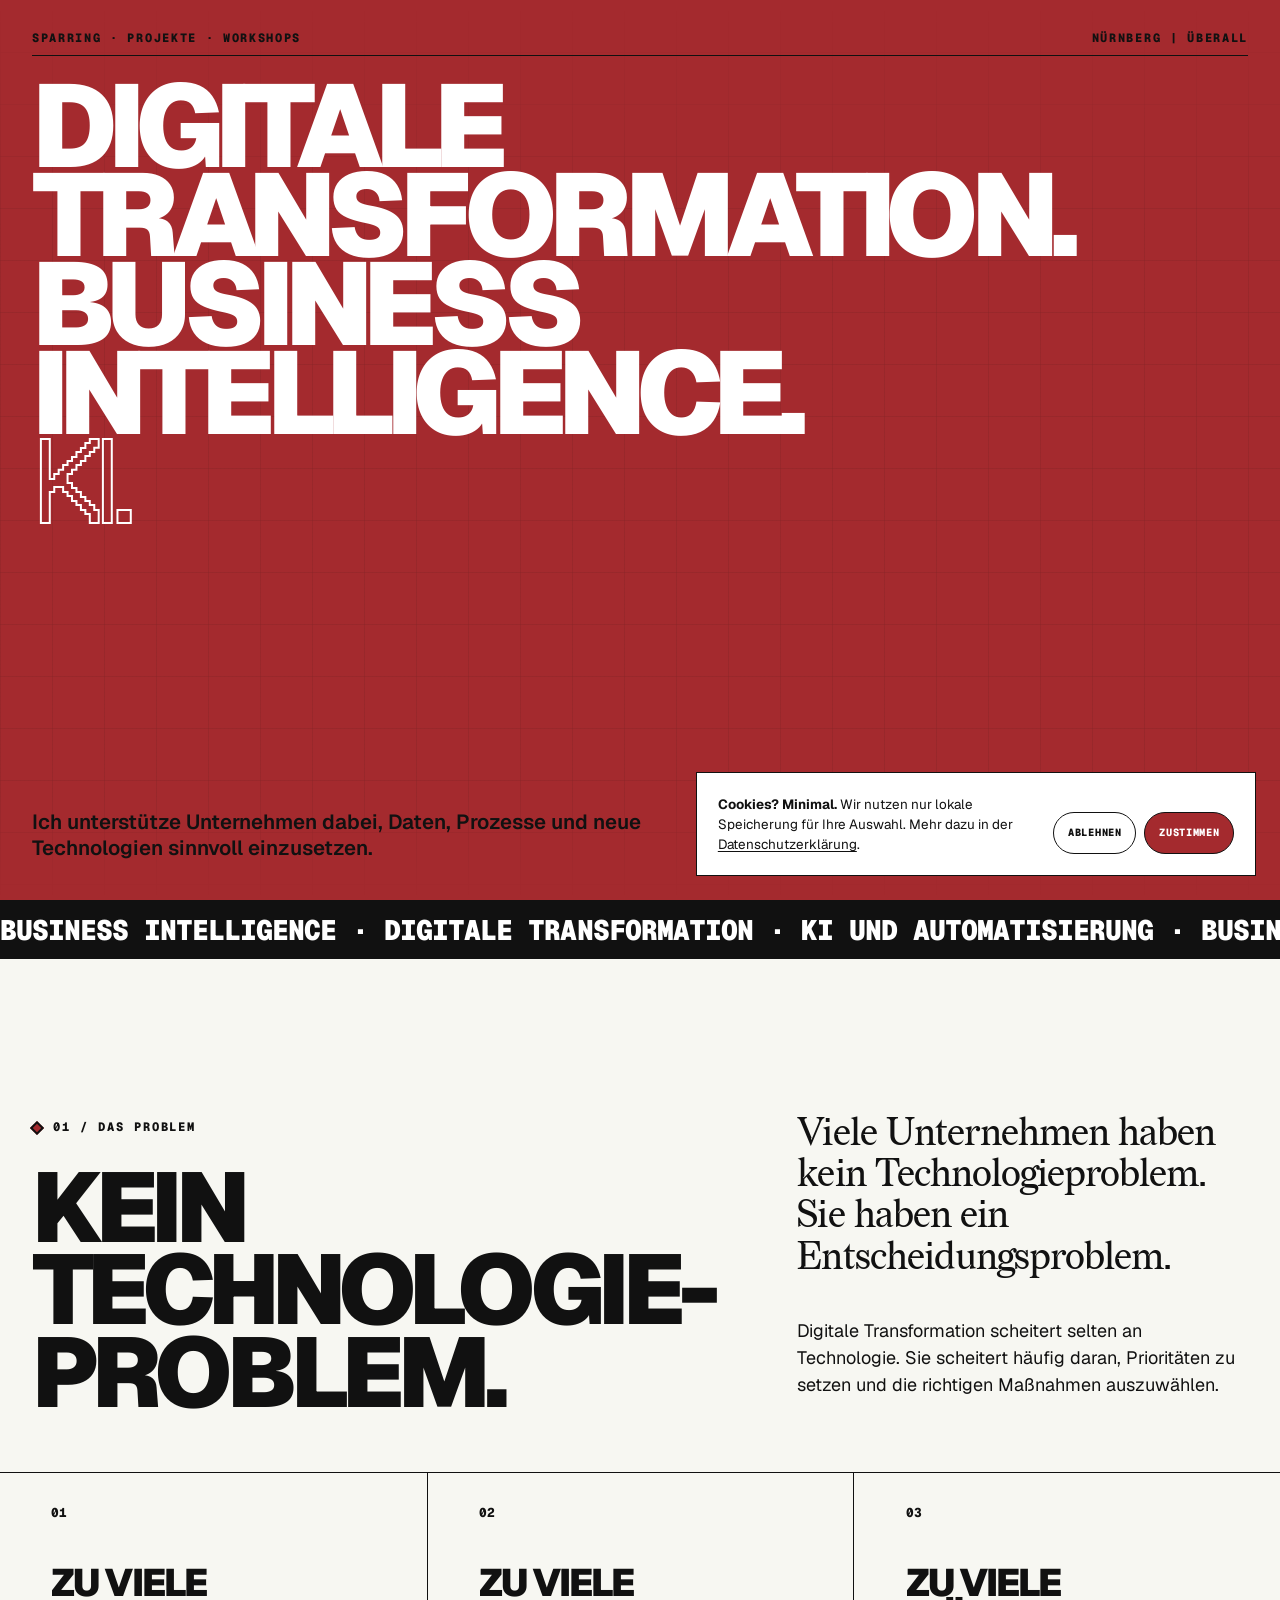
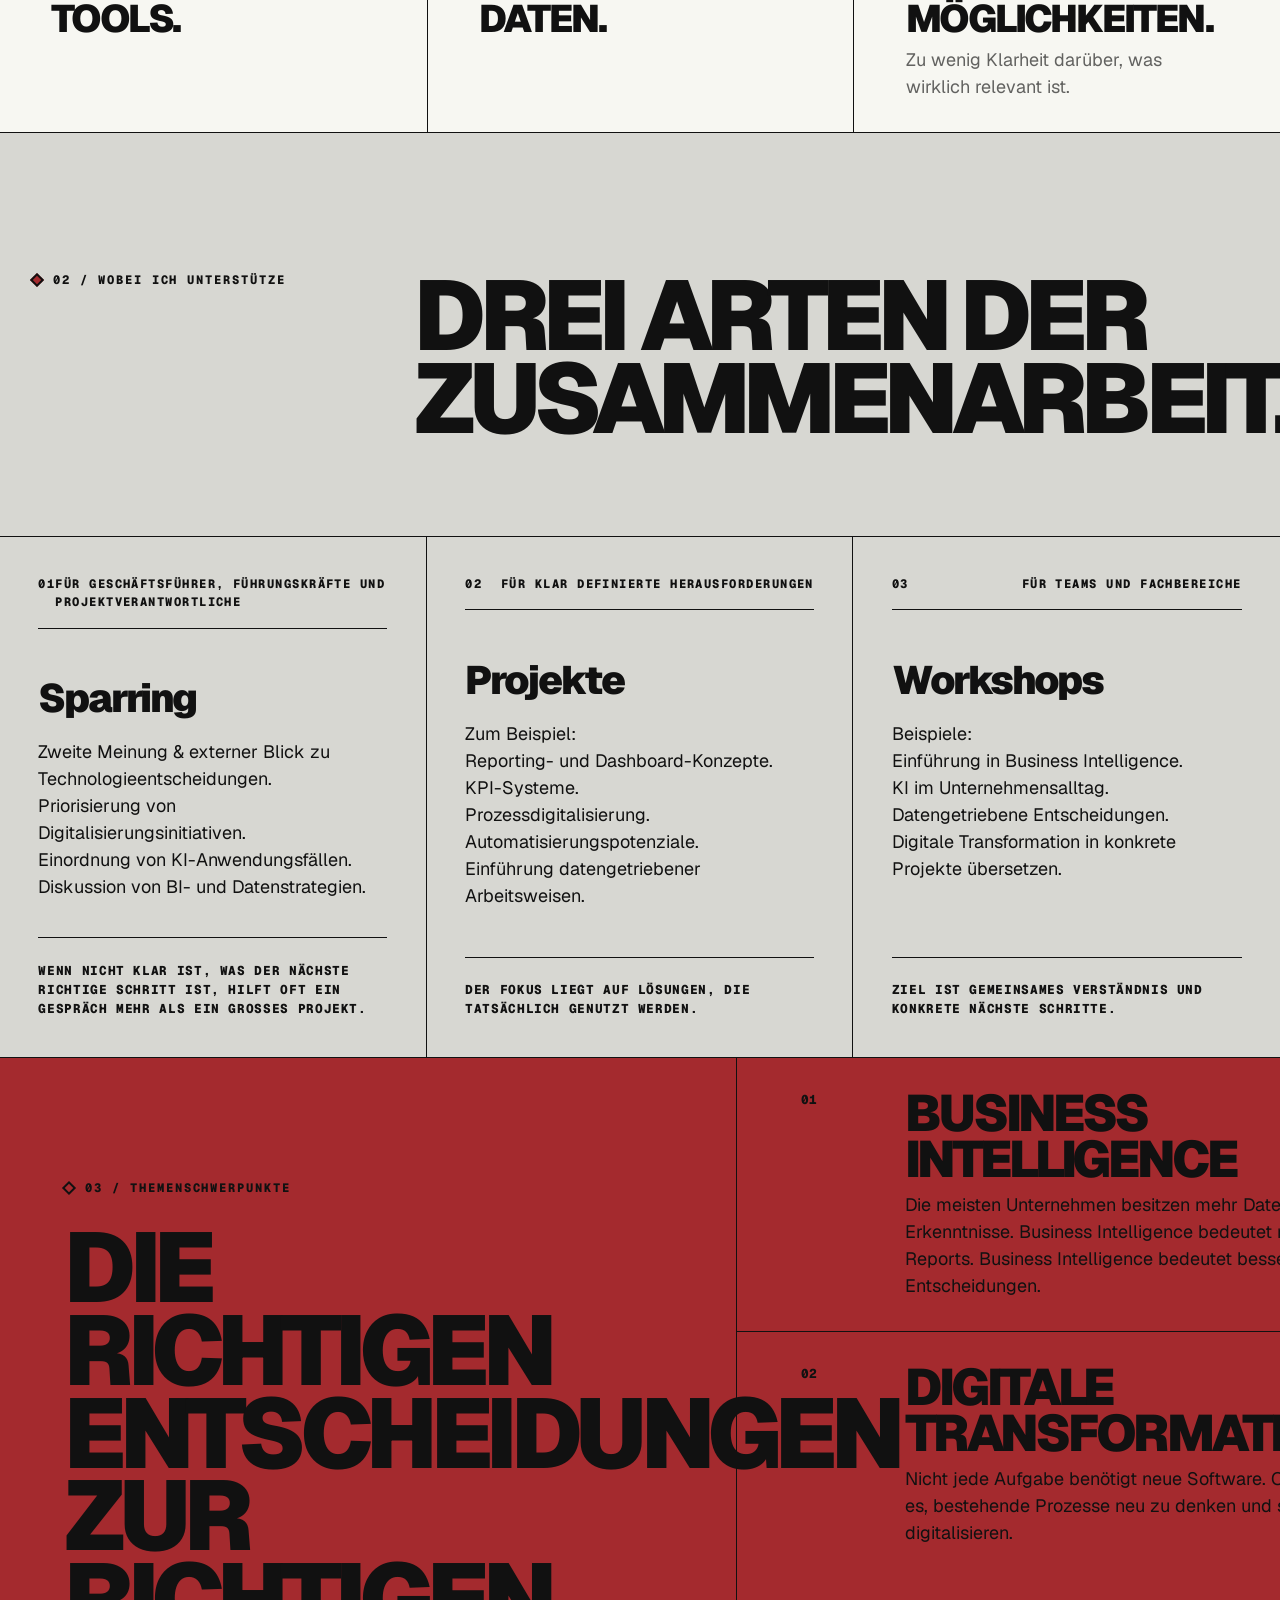
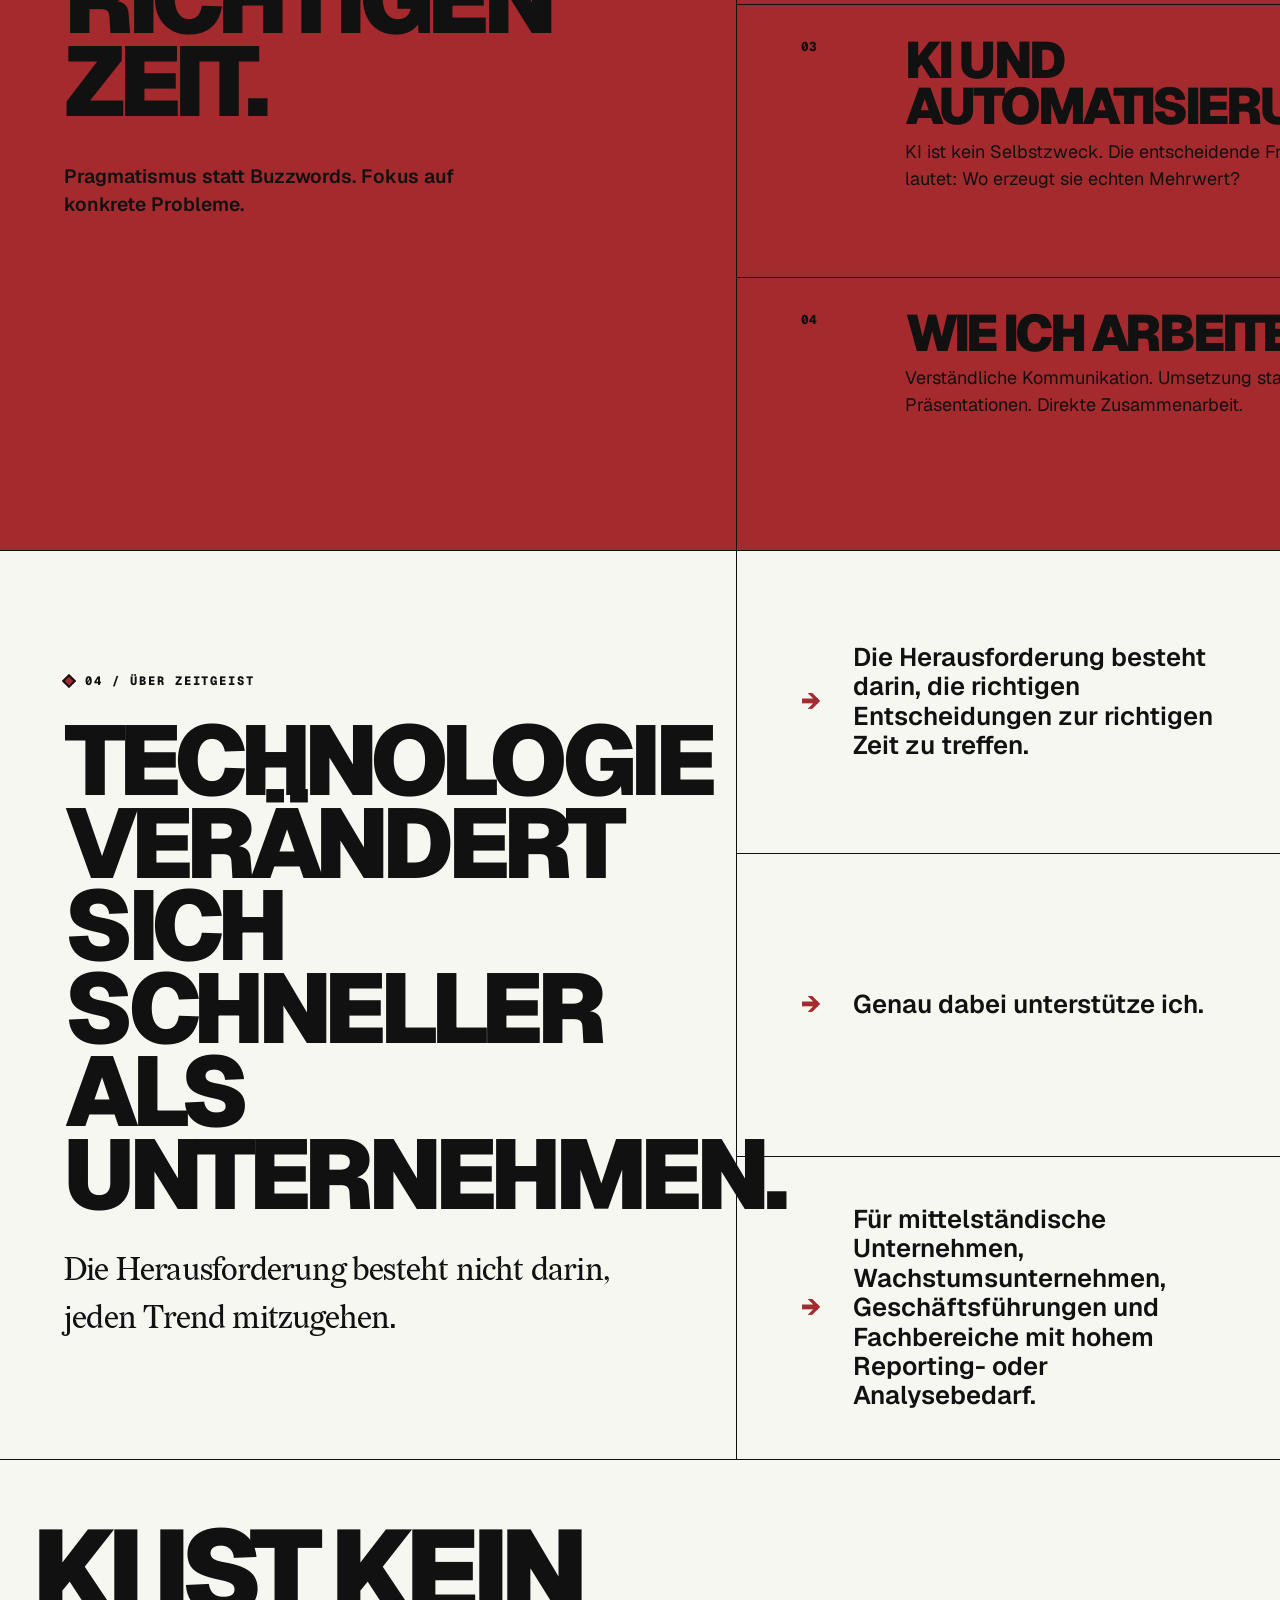
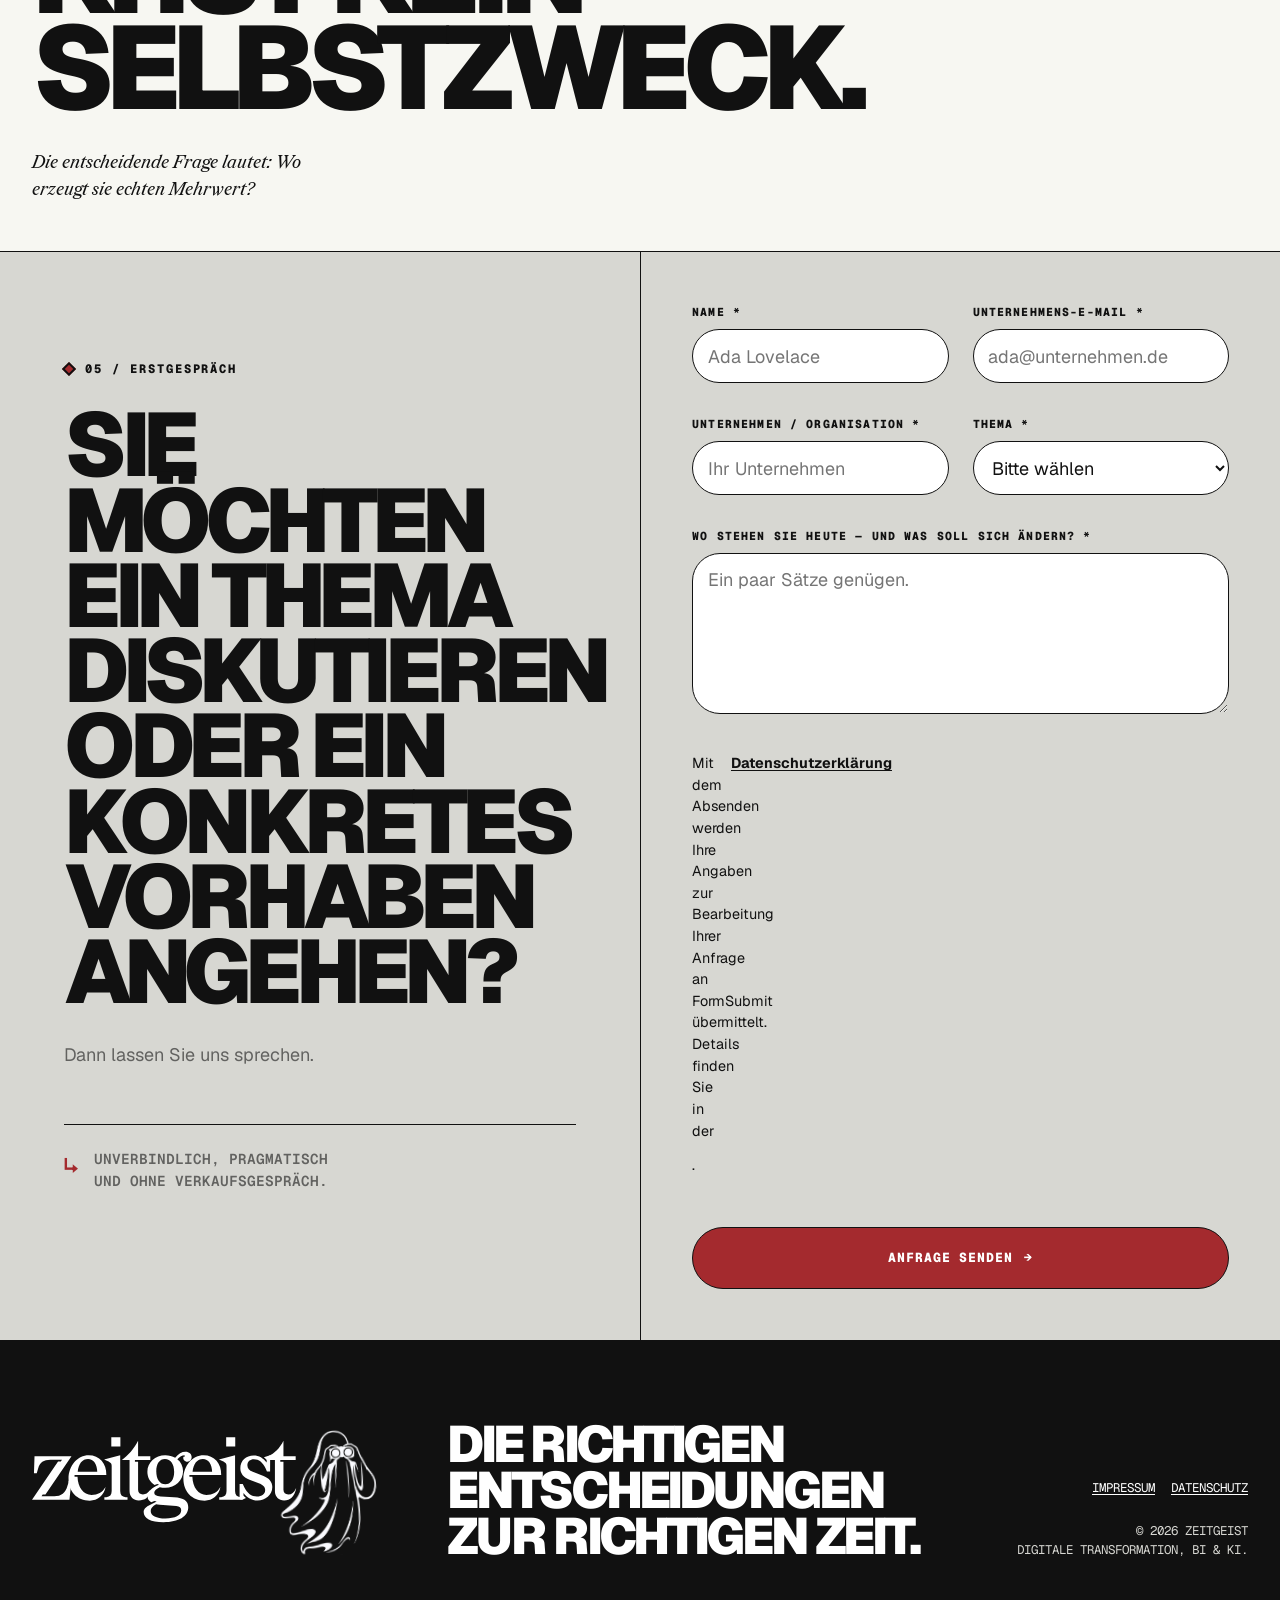
<file: index.html>
<!DOCTYPE html>
<html lang="de">
<head>
    <meta charset="UTF-8">
    <meta name="viewport" content="width=device-width, initial-scale=1.0">
    <title>zeitgeist — Direkte Zusammenarbeit. Klare Kommunikation. Kurze Wege.</title>
    <meta name="description" content="zeitgeist unterstützt Unternehmen dabei, Daten, Prozesse und neue Technologien sinnvoll einzusetzen – pragmatisch, verständlich und mit Umsetzungsdrang.">
    <meta name="theme-color" content="#e51b23">
    <meta property="og:type" content="website">
    <meta property="og:site_name" content="zeitgeist">
    <meta property="og:title" content="zeitgeist — Direkte Zusammenarbeit. Klare Kommunikation. Kurze Wege.">
    <meta property="og:description" content="Die richtigen digitalen Entscheidungen treffen und umsetzen.">
    <link rel="icon" type="image/png" href="images/internal/icon.png">
    <link rel="preload" href="fonts/Geist/Geist[wght].woff2" as="font" type="font/woff2" crossorigin>
    <link rel="preload" as="fetch" crossorigin href="components/header.html">
    <link rel="preload" as="fetch" crossorigin href="components/footer.html">
    <link rel="preload" as="fetch" crossorigin href="components/databanner.html">
    <link rel="stylesheet" href="styles/fonts.css?v=2">
    <link rel="stylesheet" href="styles/general.css?v=4">
    <link rel="stylesheet" href="styles/components.css?v=5">
    <script src="common.js"></script>
    <script>load_components(["header", "footer", "databanner"]);</script>
</head>
<body>
    <a class="skip-link" href="#content">Zum Inhalt springen</a>
    <header id="header" class="site-header"></header>

    <main id="content">
        <section class="hero" id="hero" aria-labelledby="heroTitle">
            <div class="hero-grid" aria-hidden="true"></div>
            <div class="container hero-inner">
                <p class="hero-kicker">Sparring · Projekte · Workshops <span>Nürnberg | überall</span></p>

                <h1 class="hero-title" id="heroTitle" aria-label="Digitale Transformation. Business Intelligence. KI.">
                    <span class="hero-line"><span>Digitale</span></span>
                    <span class="hero-line"><span>Transfor&shy;mation.</span></span>
                    <span class="hero-line"><span>Business Intelligence.</span></span>
                    <span class="hero-line hero-line-outline"><span>KI.</span></span>
                </h1>

                <div class="hero-bottom">
                    <p>Ich unterstütze Unternehmen dabei, Daten, Prozesse und neue Technologien sinnvoll einzusetzen.</p>
                    <div class="hero-actions">
                        <a class="btn btn-primary" href="#anfrage">Erstgespräch vereinbaren <span aria-hidden="true">↘</span></a>
                        <a class="btn btn-ghost" href="#vorgehen">Wie ich arbeite <span aria-hidden="true">↓</span></a>
                    </div>
                </div>
            </div>
        </section>

        <div class="ticker" aria-label="Unsere Themen">
            <div class="ticker-track">
                <div class="ticker-group"><span class="ticker-term">Business Intelligence</span><span class="ticker-divider" aria-hidden="true">·</span><span class="ticker-term">Digitale Transformation</span><span class="ticker-divider" aria-hidden="true">·</span><span class="ticker-term">KI und Automatisierung</span><span class="ticker-divider" aria-hidden="true">·</span></div>
                <div class="ticker-group" aria-hidden="true"><span class="ticker-term">Business Intelligence</span><span class="ticker-divider">·</span><span class="ticker-term">Digitale Transformation</span><span class="ticker-divider">·</span><span class="ticker-term">KI und Automatisierung</span><span class="ticker-divider">·</span></div>
                <div class="ticker-group" aria-hidden="true"><span class="ticker-term">Business Intelligence</span><span class="ticker-divider">·</span><span class="ticker-term">Digitale Transformation</span><span class="ticker-divider">·</span><span class="ticker-term">KI und Automatisierung</span><span class="ticker-divider">·</span></div>
                <div class="ticker-group" aria-hidden="true"><span class="ticker-term">Business Intelligence</span><span class="ticker-divider">·</span><span class="ticker-term">Digitale Transformation</span><span class="ticker-divider">·</span><span class="ticker-term">KI und Automatisierung</span><span class="ticker-divider">·</span></div>
                <div class="ticker-group" aria-hidden="true"><span class="ticker-term">Business Intelligence</span><span class="ticker-divider">·</span><span class="ticker-term">Digitale Transformation</span><span class="ticker-divider">·</span><span class="ticker-term">KI und Automatisierung</span><span class="ticker-divider">·</span></div>
                <div class="ticker-group" aria-hidden="true"><span class="ticker-term">Business Intelligence</span><span class="ticker-divider">·</span><span class="ticker-term">Digitale Transformation</span><span class="ticker-divider">·</span><span class="ticker-term">KI und Automatisierung</span><span class="ticker-divider">·</span></div>
            </div>
        </div>

        <section class="manifesto" id="warum">
            <div class="container">
                <div class="manifesto-heading reveal">
                    <p class="section-label">01 / Das Problem</p>
                    <h2 class="display-heading">Kein Technologie-<br>problem.</h2>
                </div>
                <div class="manifesto-copy reveal">
                    <p class="lead">Viele Unternehmen haben kein Technologieproblem. Sie haben ein Entscheidungsproblem.</p>
                    <p>Digitale Transformation scheitert selten an Technologie. Sie scheitert häufig daran, Prioritäten zu setzen und die richtigen Maßnahmen auszuwählen.</p>
                </div>

            </div>

            <div class="outcomes" aria-label="Unser Anspruch">
                    <article class="outcome interactive-surface reveal">
                        <span>01</span>
                        <h3>Zu viele Tools.</h3>
                    </article>
                    <article class="outcome interactive-surface reveal">
                        <span>02</span>
                        <h3>Zu viele Daten.</h3>
                    </article>
                    <article class="outcome interactive-surface reveal">
                        <span>03</span>
                        <h3>Zu viele Möglichkeiten.</h3>
                        <p>Zu wenig Klarheit darüber, was wirklich relevant ist.</p>
                    </article>
            </div>
        </section>

        <section class="services" id="leistungen">
            <div class="container">
                <div class="services-intro reveal">
                    <p class="section-label">02 / Wobei ich unterstütze</p>
                    <h2 class="display-heading">Drei Arten der Zusammenarbeit.</h2>
                </div>

            </div>

            <div class="service-grid">
                    <article class="service-card service-card-paper interactive-surface reveal">
                        <div class="service-top"><span>01</span><span>Für Geschäftsführer, Führungskräfte und Projektverantwortliche</span></div>
                        <h3>Sparring</h3>
                        <p>Zweite Meinung &amp; externer Blick zu Technologieentscheidungen.<br>Priorisierung von Digitalisierungsinitiativen.<br>Einordnung von KI-Anwendungsfällen.<br>Diskussion von BI- und Datenstrategien.</p>
                        <p class="service-result">Wenn nicht klar ist, was der nächste richtige Schritt ist, hilft oft ein Gespräch mehr als ein großes Projekt.</p>
                    </article>
                    <article class="service-card service-card-red interactive-surface reveal">
                        <div class="service-top"><span>02</span><span>Für klar definierte Herausforderungen</span></div>
                        <h3>Projekte</h3>
                        <p>Zum Beispiel:<br>Reporting- und Dashboard-Konzepte.<br>KPI-Systeme.<br>Prozessdigitalisierung.<br>Automatisierungspotenziale.<br>Einführung datengetriebener Arbeitsweisen.</p>
                        <p class="service-result">Der Fokus liegt auf Lösungen, die tatsächlich genutzt werden.</p>
                    </article>
                    <article class="service-card service-card-gray interactive-surface reveal">
                        <div class="service-top"><span>03</span><span>Für Teams und Fachbereiche</span></div>
                        <h3>Workshops</h3>
                        <p>Beispiele:<br>Einführung in Business Intelligence.<br>KI im Unternehmensalltag.<br>Datengetriebene Entscheidungen.<br>Digitale Transformation in konkrete Projekte übersetzen.</p>
                        <p class="service-result">Ziel ist gemeinsames Verständnis und konkrete nächste Schritte.</p>
                    </article>
            </div>
        </section>

        <section class="process" id="vorgehen">
            <div class="container">
                <div class="process-heading reveal">
                    <p class="section-label">03 / Themenschwerpunkte</p>
                    <h2 class="display-heading">Die richtigen Entscheidungen zur richtigen Zeit.</h2>
                    <p>Pragmatismus statt Buzzwords. Fokus auf konkrete Probleme.</p>
                </div>

                <ol class="process-list">
                    <li class="process-step interactive-surface reveal">
                        <span class="step-number">01</span>
                        <div><h3>Business Intelligence</h3><p>Die meisten Unternehmen besitzen mehr Daten als Erkenntnisse. Business Intelligence bedeutet nicht mehr Reports. Business Intelligence bedeutet bessere Entscheidungen.</p></div>
                    </li>
                    <li class="process-step interactive-surface reveal">
                        <span class="step-number">02</span>
                        <div><h3>Digitale Transformation</h3><p>Nicht jede Aufgabe benötigt neue Software. Oft reicht es, bestehende Prozesse neu zu denken und sinnvoll zu digitalisieren.</p></div>
                    </li>
                    <li class="process-step interactive-surface reveal">
                        <span class="step-number">03</span>
                        <div><h3>KI und Automatisierung</h3><p>KI ist kein Selbstzweck. Die entscheidende Frage lautet: Wo erzeugt sie echten Mehrwert?</p></div>
                    </li>
                    <li class="process-step interactive-surface reveal">
                        <span class="step-number">04</span>
                        <div><h3>Wie ich arbeite</h3><p>Verständliche Kommunikation. Umsetzung statt Präsentationen. Direkte Zusammenarbeit.</p></div>
                    </li>
                </ol>
            </div>
        </section>

        <section class="fit" id="fuer-wen">
            <div class="container fit-grid">
                <div class="fit-heading reveal">
                    <p class="section-label">04 / Über Zeitgeist</p>
                    <h2 class="display-heading">Technologie verändert sich schneller als Unternehmen.</h2>
                    <p class="fit-lead">Die Herausforderung besteht nicht darin, jeden Trend mitzugehen.</p>
                </div>
                <div class="fit-scenarios">
                    <p class="interactive-surface reveal"><span>→</span> Die Herausforderung besteht darin, die richtigen Entscheidungen zur richtigen Zeit zu treffen.</p>
                    <p class="interactive-surface reveal"><span>→</span> Genau dabei unterstütze ich.</p>
                    <p class="interactive-surface reveal"><span>→</span> Für mittelständische Unternehmen, Wachstumsunternehmen, Geschäftsführungen und Fachbereiche mit hohem Reporting- oder Analysebedarf.</p>
                </div>
            </div>
            <div class="honesty-band">
                <div class="container">
                    <p>KI ist kein Selbstzweck.</p>
                    <span>Die entscheidende Frage lautet: Wo erzeugt sie echten Mehrwert?</span>
                </div>
            </div>
        </section>

        <section class="request" id="anfrage">
            <div class="container request-grid">
                <div class="request-intro reveal">
                    <p class="section-label">05 / Erstgespräch</p>
                    <h2>Sie möchten ein Thema diskutieren oder ein konkretes Vorhaben angehen?</h2>
                    <p>Dann lassen Sie uns sprechen.</p>
                    <div class="request-note">
                        <span aria-hidden="true">↳</span>
                        <p>Unverbindlich, pragmatisch<br>und ohne Verkaufsgespräch.</p>
                    </div>
                </div>

                <div class="form-card reveal" id="formContainer">
                    <form id="joinForm" action="https://formsubmit.co/niki.mitlaender@gmail.com" method="POST" novalidate>
                        <input class="honey-field" type="text" name="_honey" tabindex="-1" autocomplete="off" aria-hidden="true">
                        <input type="hidden" name="_subject" value="Neue Projektanfrage – zeitgeist">
                        <input type="hidden" name="_captcha" value="false">
                        <input type="hidden" name="_template" value="table">

                        <div class="form-row">
                            <div class="form-group">
                                <label for="formName">Name <span aria-hidden="true">*</span></label>
                                <input type="text" id="formName" name="name" autocomplete="name" placeholder="Ada Lovelace" required>
                            </div>
                            <div class="form-group">
                                <label for="formEmail">Unternehmens-E-Mail <span aria-hidden="true">*</span></label>
                                <input type="email" id="formEmail" name="email" autocomplete="email" placeholder="ada@unternehmen.de" required>
                            </div>
                        </div>

                        <div class="form-row">
                            <div class="form-group">
                                <label for="formCompany">Unternehmen / Organisation <span aria-hidden="true">*</span></label>
                                <input type="text" id="formCompany" name="unternehmen" autocomplete="organization" placeholder="Ihr Unternehmen" required>
                            </div>
                            <div class="form-group">
                                <label for="formTopic">Thema <span aria-hidden="true">*</span></label>
                                <select id="formTopic" name="thema" required>
                                    <option value="" selected disabled>Bitte wählen</option>
                                    <option>Sparring</option>
                                    <option>Projekt</option>
                                    <option>Workshop</option>
                                    <option>Business Intelligence</option>
                                    <option>Digitale Transformation</option>
                                    <option>KI und Automatisierung</option>
                                    <option>Noch offen</option>
                                </select>
                            </div>
                        </div>

                        <div class="form-group">
                            <label for="formMessage">Wo stehen Sie heute — und was soll sich ändern? <span aria-hidden="true">*</span></label>
                            <textarea id="formMessage" name="message" rows="5" placeholder="Ein paar Sätze genügen." required></textarea>
                        </div>

                        <p class="privacy-check">Mit dem Absenden werden Ihre Angaben zur Bearbeitung Ihrer Anfrage an FormSubmit übermittelt. Details finden Sie in der <a href="datenschutz.html" target="_blank" rel="noopener">Datenschutzerklärung</a>.</p>

                        <p class="form-status" id="formStatus" aria-live="polite"></p>
                        <button type="submit" class="btn btn-form-submit">Anfrage senden <span aria-hidden="true">→</span></button>
                    </form>
                </div>
            </div>
        </section>
    </main>

    <footer id="footer" class="site-footer"></footer>

    <!-- Cookie/Data Banner Section (Dynamically Loaded) -->
    <aside id="databanner" class="databanner" aria-label="Cookie-Einstellungen"></aside>
</body>
</html>
</file>
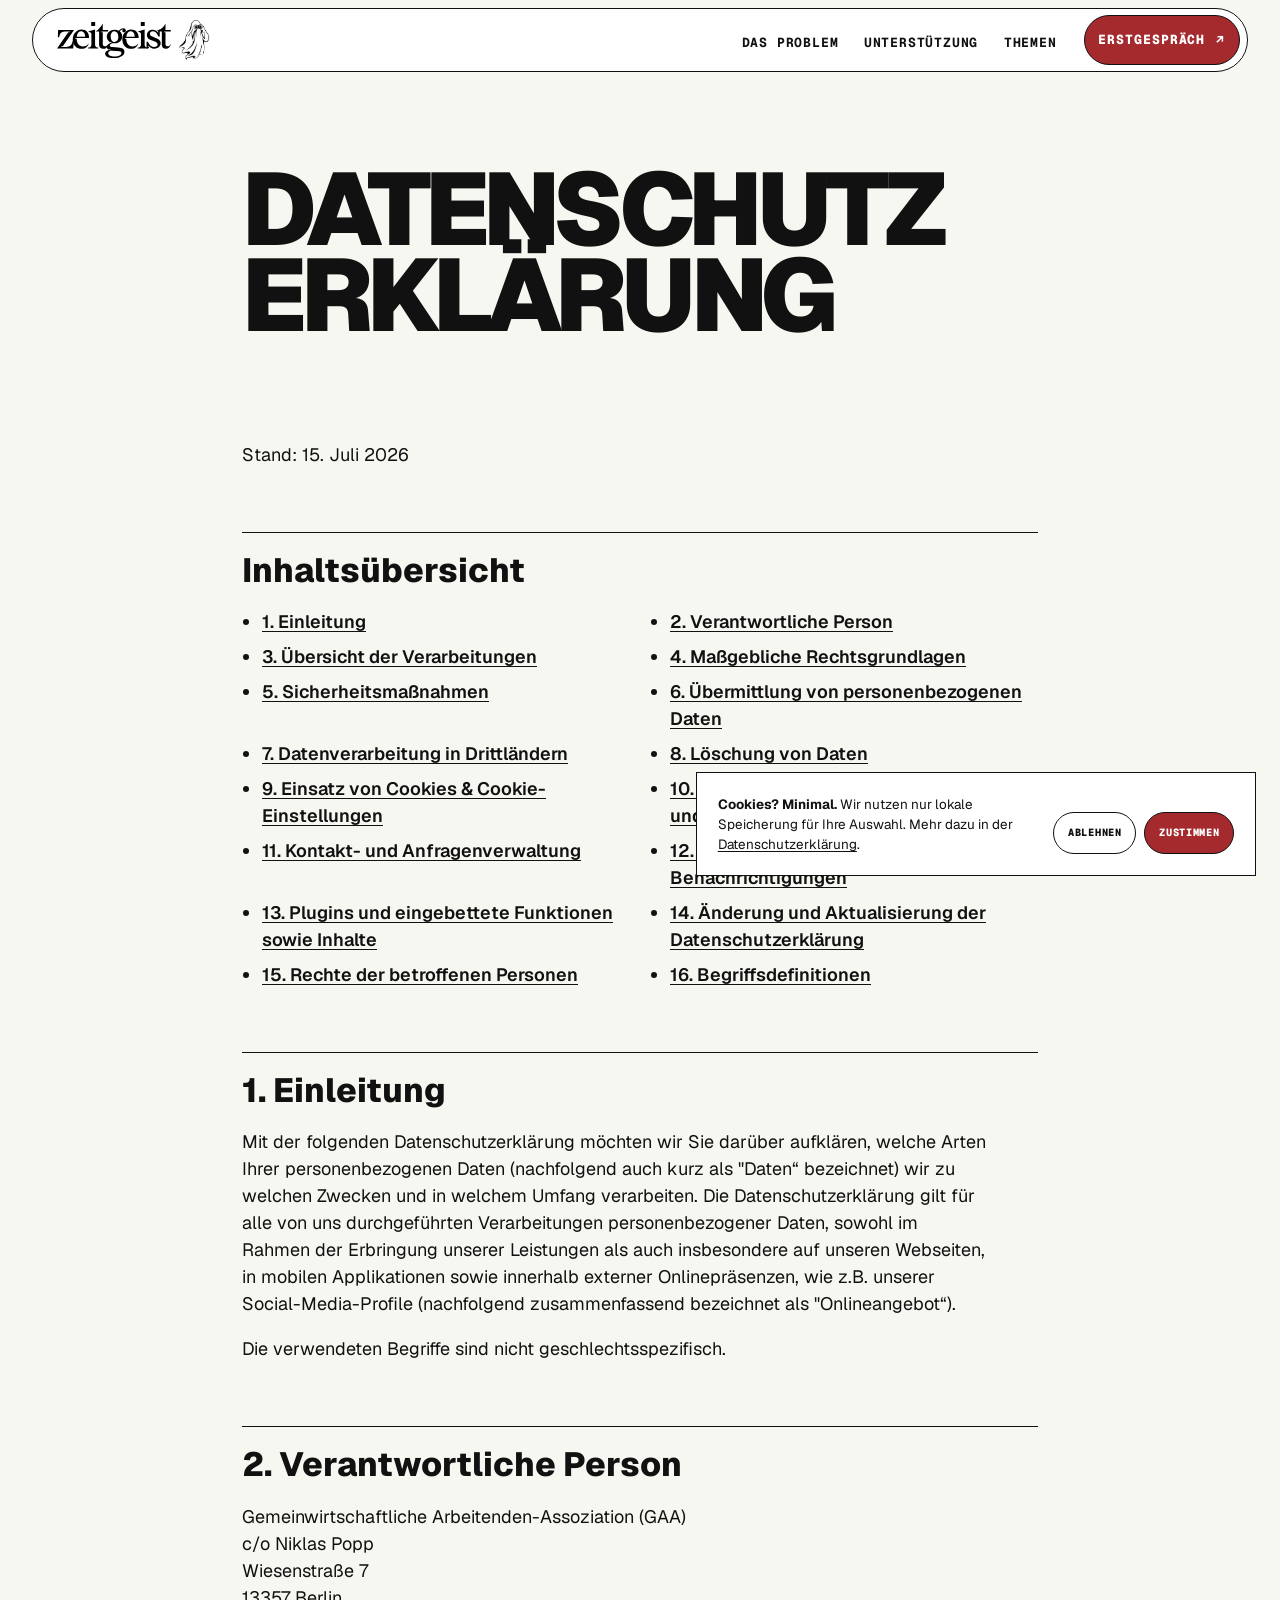
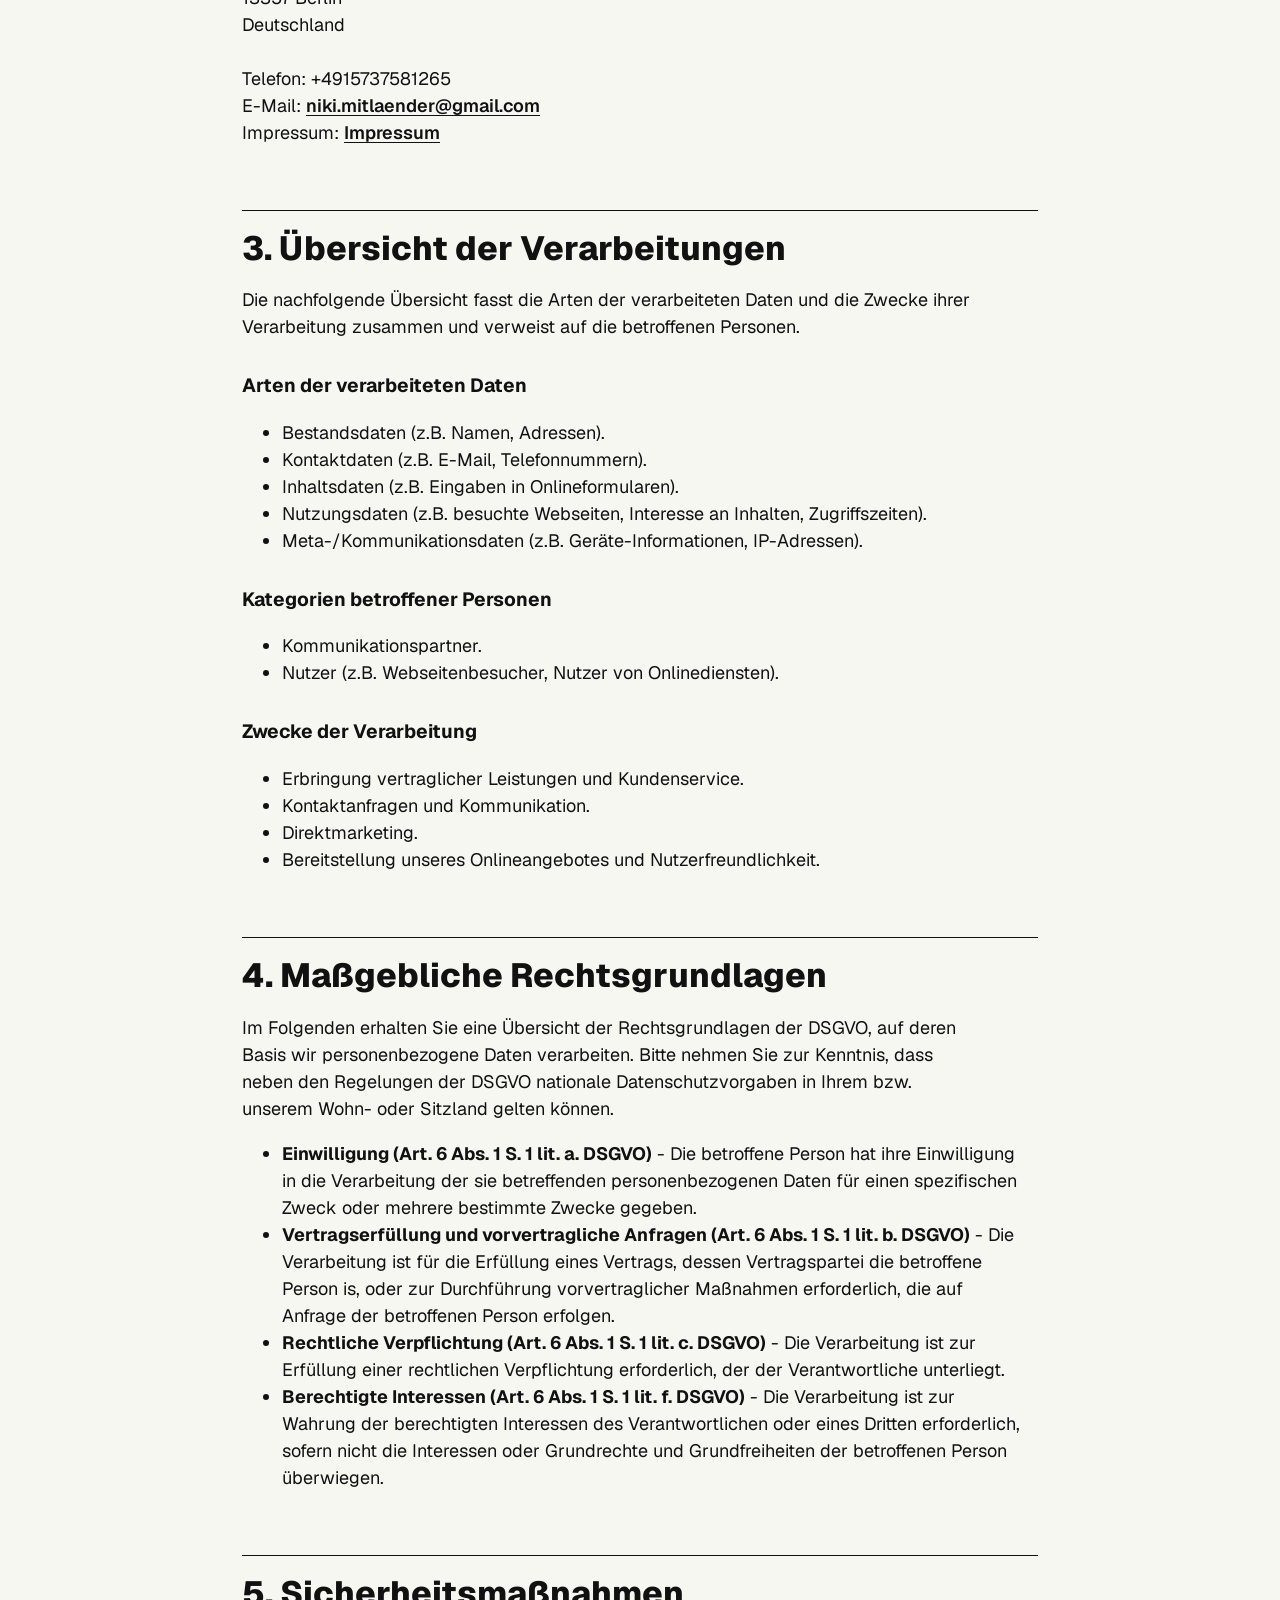
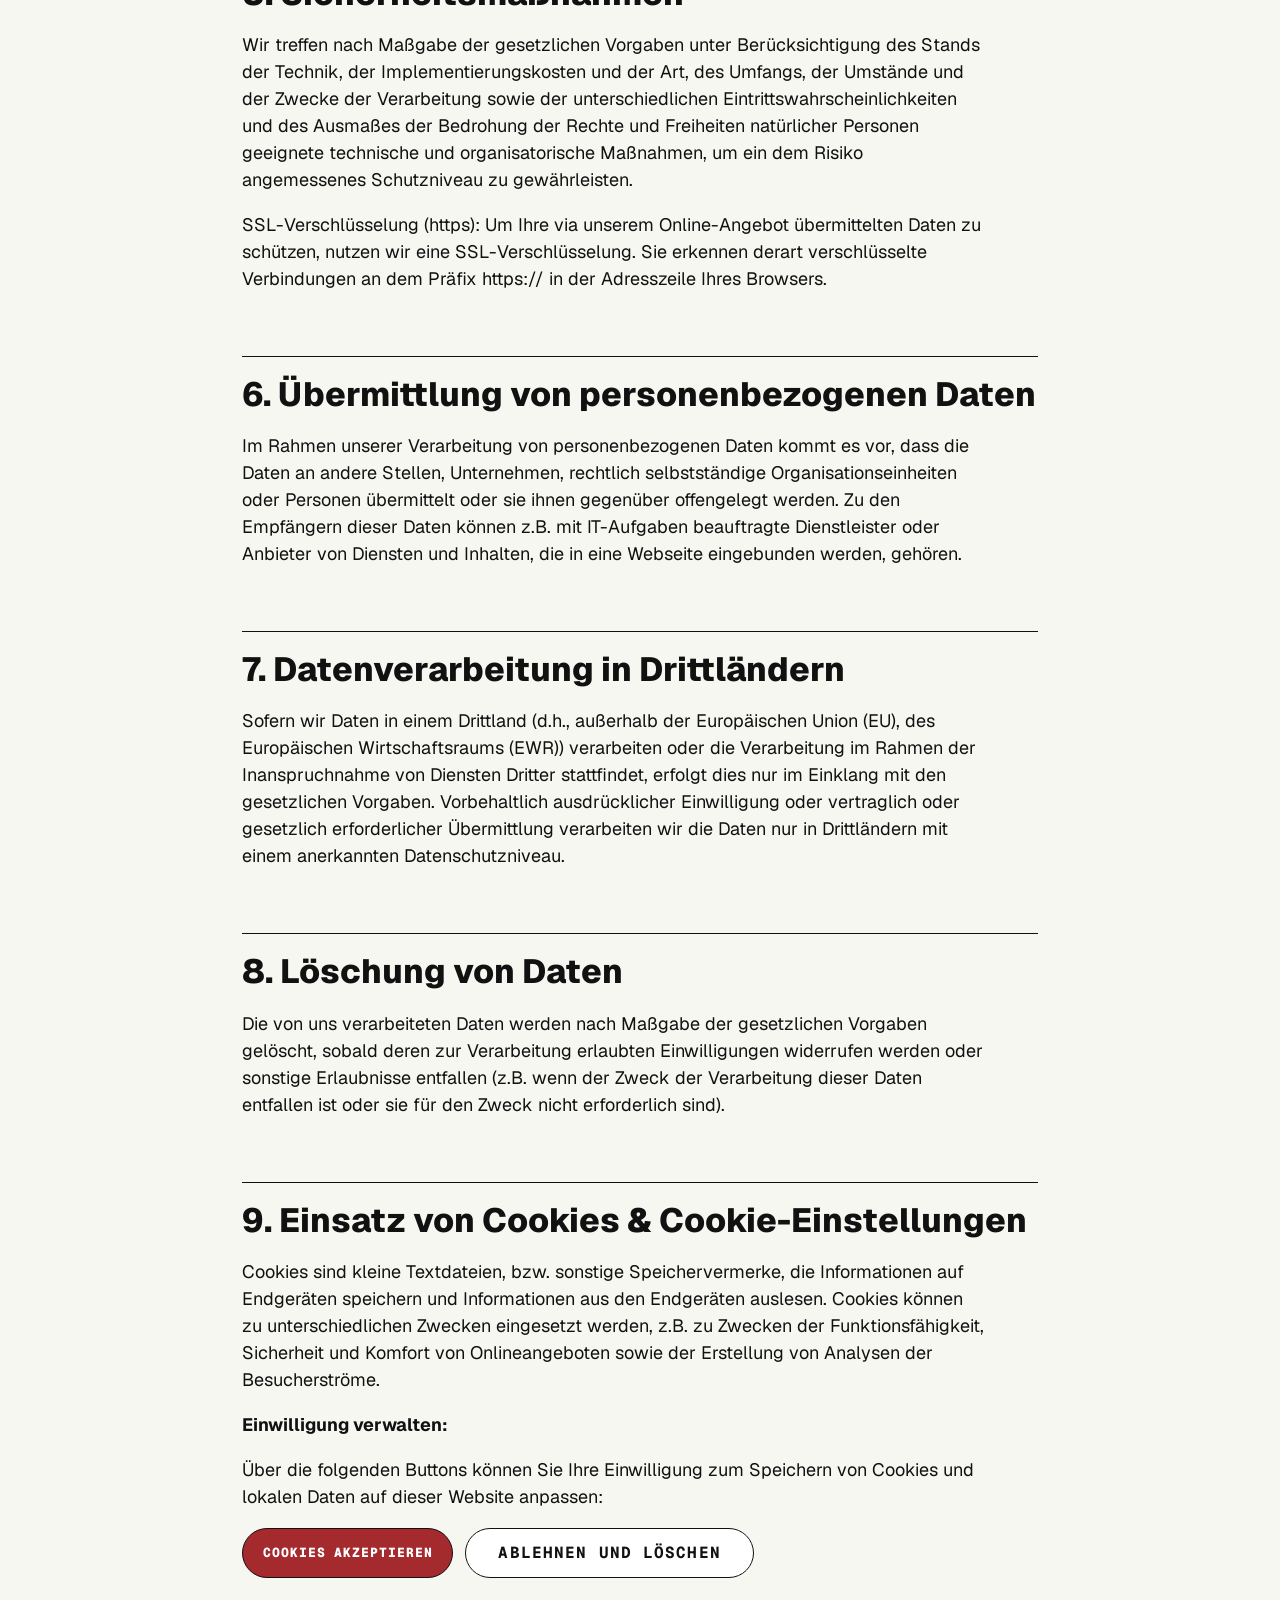
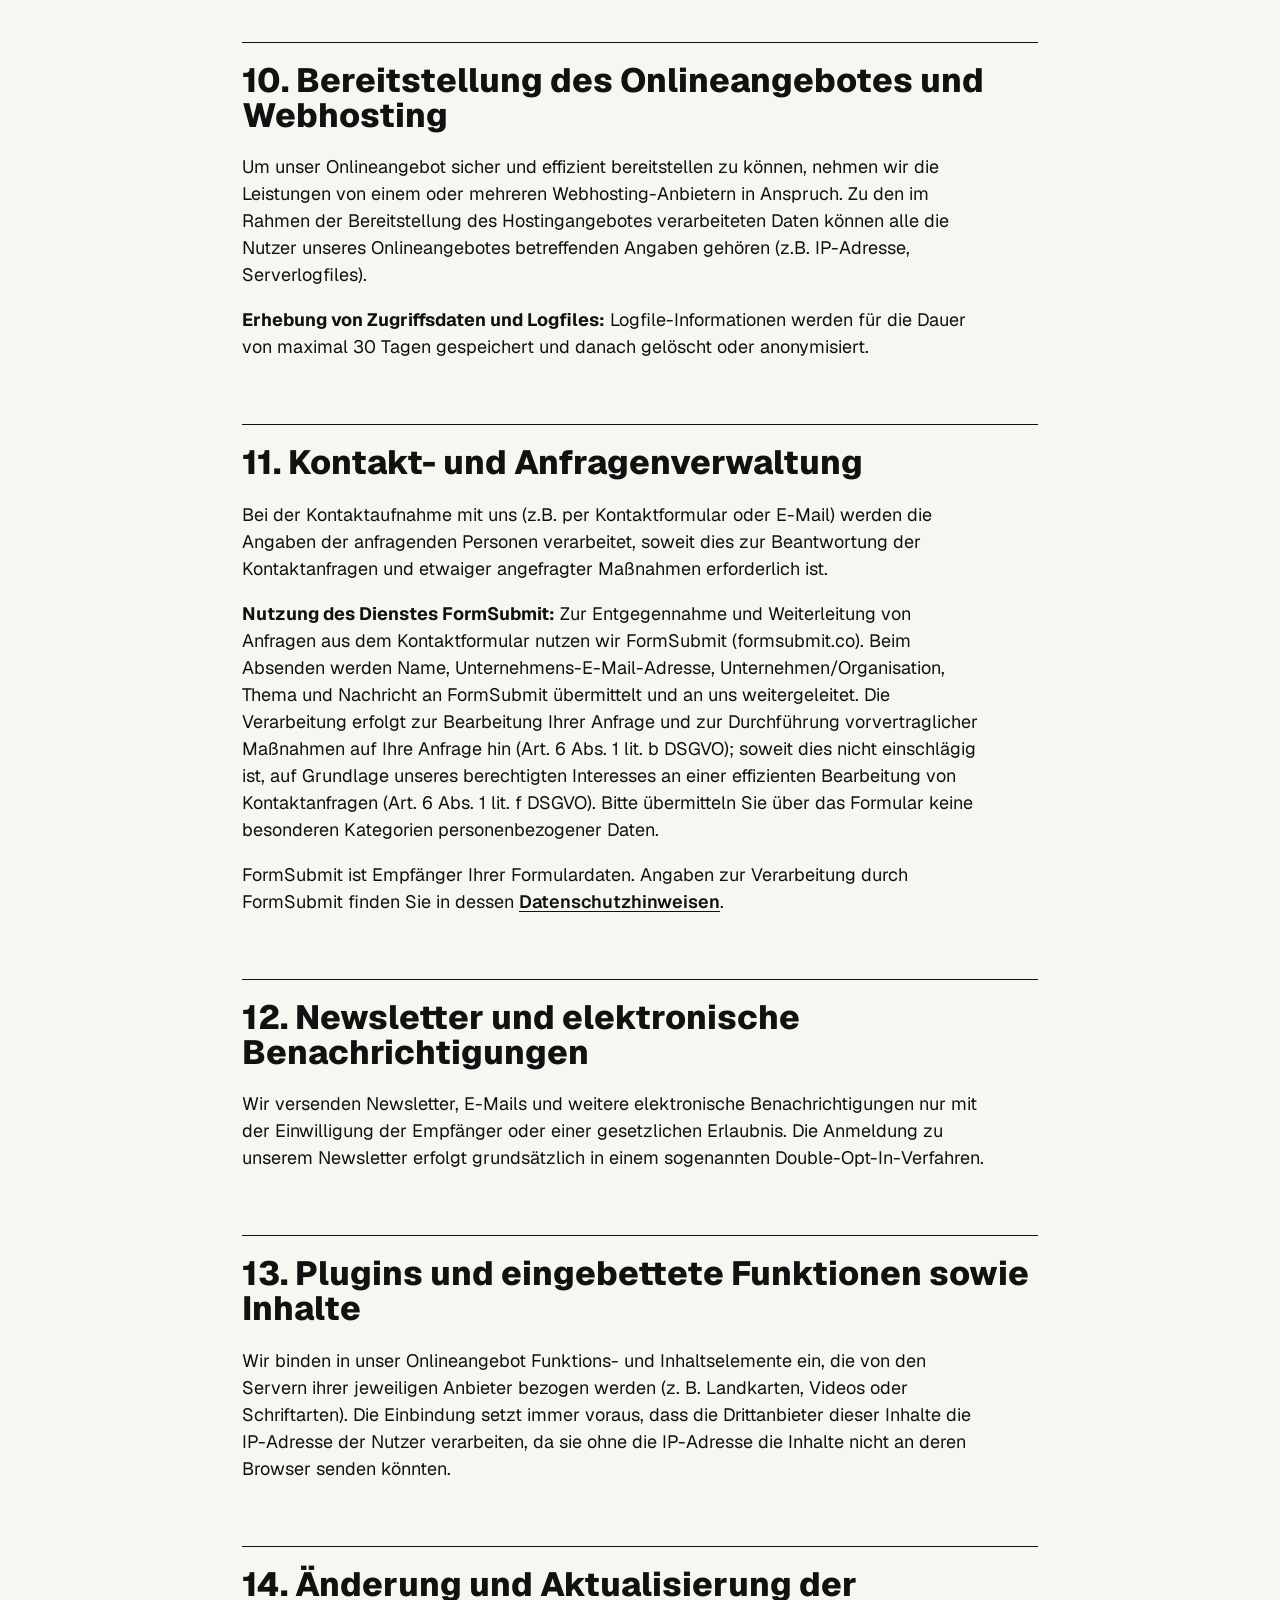
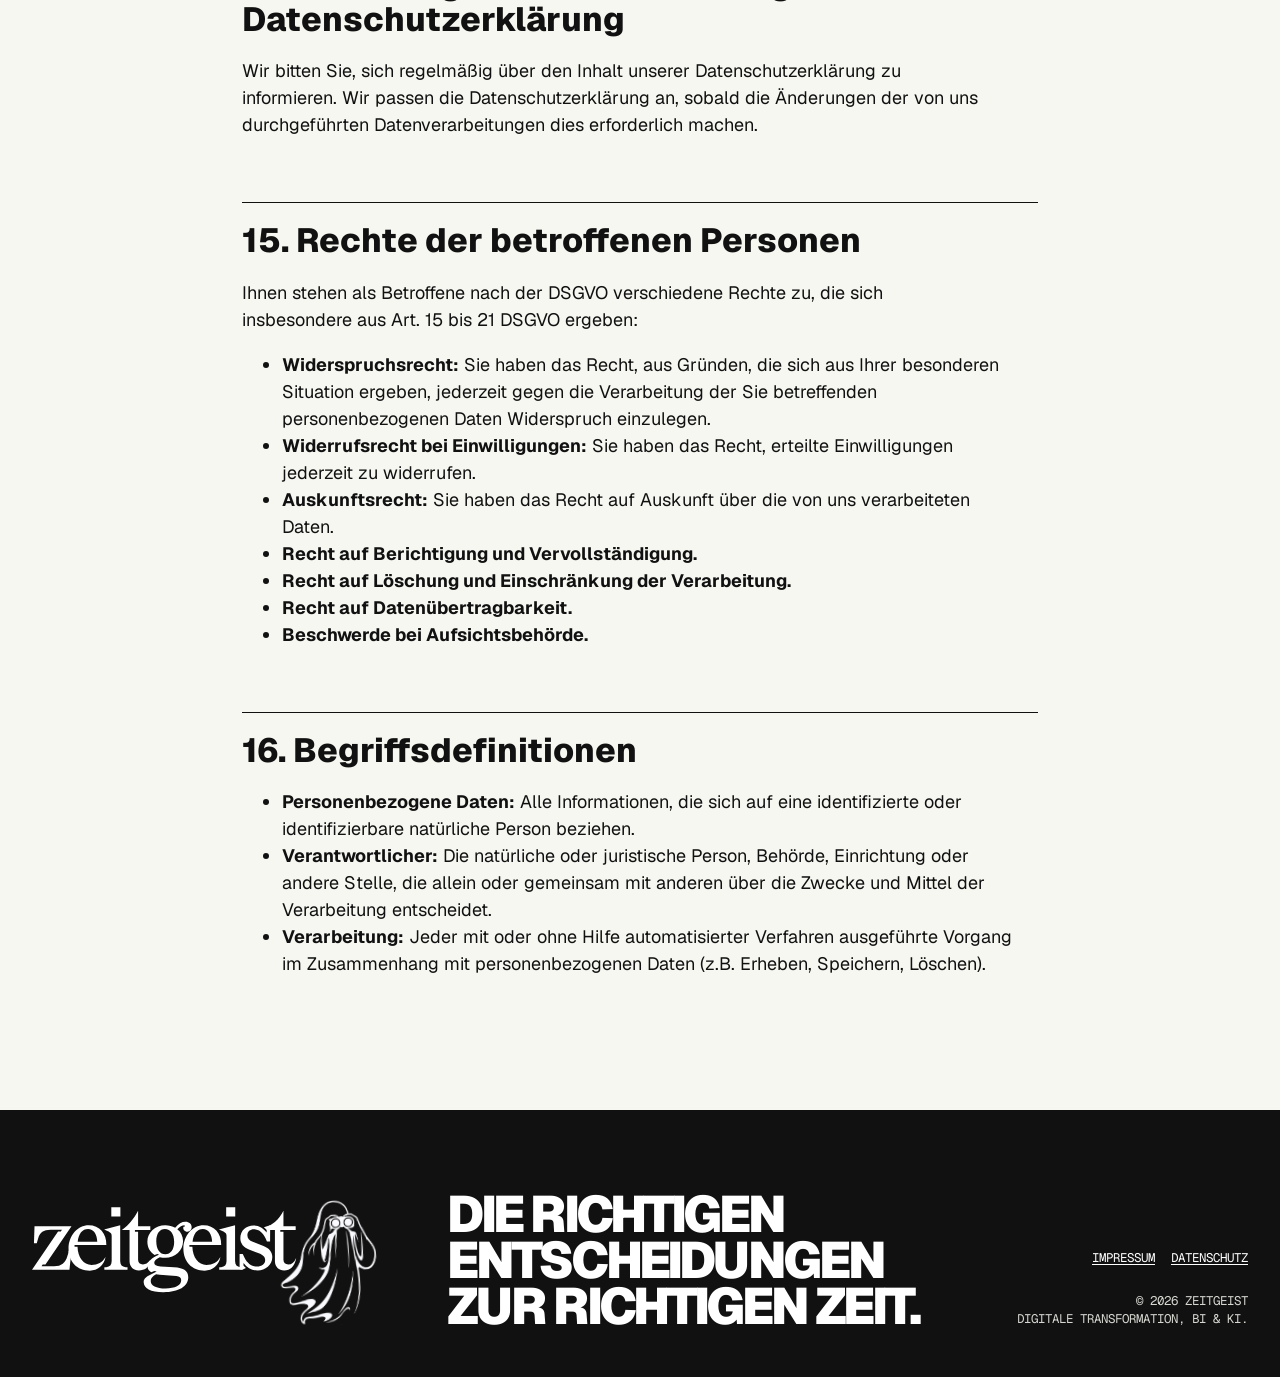
<file: datenschutz.html>
<!DOCTYPE html>
<html lang="de">
<head>
    <meta charset="UTF-8">
    <title>zeitgeist — Datenschutz</title>
    <meta name="robots" content="noindex, nofollow">
    <meta name="viewport" content="width=device-width, initial-scale=1.0">
    
    <meta property="og:type" content="website">
    <meta property="og:site_name" content="zeitgeist">
    <meta property="og:title" content="zeitgeist — Datenschutz">
    
    <!-- Stylesheets matching GAA -->
    <link rel="stylesheet" href="styles/fonts.css?v=2">
    <link rel="stylesheet" href="styles/general.css?v=4">
    <link rel="stylesheet" href="styles/components.css?v=5">

    <link rel="icon" type="image/png" href="images/internal/icon.png">
    <meta name="application-name" content="zeitgeist">
    <meta name="theme-color" content="#e51b23">

    <!-- Component Preloads -->
    <link rel="preload" as="fetch" crossorigin href="components/header.html">
    <link rel="preload" as="fetch" crossorigin href="components/footer.html">
    <link rel="preload" as="fetch" crossorigin href="components/databanner.html">

    <!-- Central javascript logic -->
    <script type="text/javascript" src="common.js"></script>
    <script>
        load_components(["header", "footer", "databanner"]);
    </script>
</head>
<body class="legal-page">

    <!-- Header Section (Dynamically Loaded) -->
    <header id="header"></header>

    <!-- Main Content Container -->
    <main id="content" class="legal-content">
        <div class="container">
            <div class="legal-card">
                <h1>Datenschutz<wbr>erklärung</h1>
                
                <p>Stand: 15. Juli 2026</p>

                <h2>Inhaltsübersicht</h2>
                <ul class="index-list">
                    <li><a href="#m14">1. Einleitung</a></li>
                    <li><a href="#m3">2. Verantwortliche Person</a></li>
                    <li><a href="#mOverview">3. Übersicht der Verarbeitungen</a></li>
                    <li><a href="#m13">4. Maßgebliche Rechtsgrundlagen</a></li>
                    <li><a href="#m27">5. Sicherheitsmaßnahmen</a></li>
                    <li><a href="#m25">6. Übermittlung von personenbezogenen Daten</a></li>
                    <li><a href="#m24">7. Datenverarbeitung in Drittländern</a></li>
                    <li><a href="#m12">8. Löschung von Daten</a></li>
                    <li><a href="#m134">9. Einsatz von Cookies &amp; Cookie-Einstellungen</a></li>
                    <li><a href="#m225">10. Bereitstellung des Onlineangebotes und Webhosting</a></li>
                    <li><a href="#m182">11. Kontakt- und Anfragenverwaltung</a></li>
                    <li><a href="#m17">12. Newsletter und elektronische Benachrichtigungen</a></li>
                    <li><a href="#m328">13. Plugins und eingebettete Funktionen sowie Inhalte</a></li>
                    <li><a href="#m15">14. Änderung und Aktualisierung der Datenschutzerklärung</a></li>
                    <li><a href="#m10">15. Rechte der betroffenen Personen</a></li>
                    <li><a href="#m42">16. Begriffsdefinitionen</a></li>
                </ul>

                <h2 id="m14">1. Einleitung</h2>
                <p>Mit der folgenden Datenschutzerklärung möchten wir Sie darüber aufklären, welche Arten Ihrer personenbezogenen Daten (nachfolgend auch kurz als "Daten“ bezeichnet) wir zu welchen Zwecken und in welchem Umfang verarbeiten. Die Datenschutzerklärung gilt für alle von uns durchgeführten Verarbeitungen personenbezogener Daten, sowohl im Rahmen der Erbringung unserer Leistungen als auch insbesondere auf unseren Webseiten, in mobilen Applikationen sowie innerhalb externer Onlinepräsenzen, wie z.B. unserer Social-Media-Profile (nachfolgend zusammenfassend bezeichnet als "Onlineangebot“).</p>
                <p>Die verwendeten Begriffe sind nicht geschlechtsspezifisch.</p>

                <h2 id="m3">2. Verantwortliche Person</h2>
                <p>
                    Gemeinwirtschaftliche Arbeitenden-Assoziation (GAA)<br>
                    c/o Niklas Popp<br>
                    Wiesenstraße 7<br>
                    13357 Berlin<br>
                    Deutschland<br><br>
                    Telefon: +4915737581265<br>
                    E-Mail: <a href="mailto:niki.mitlaender@gmail.com">niki.mitlaender@gmail.com</a><br>
                    Impressum: <a href="impressum.html">Impressum</a>
                </p>

                <h2 id="mOverview">3. Übersicht der Verarbeitungen</h2>
                <p>Die nachfolgende Übersicht fasst die Arten der verarbeiteten Daten und die Zwecke ihrer Verarbeitung zusammen und verweist auf die betroffenen Personen.</p>
                <h3>Arten der verarbeiteten Daten</h3>
                <ul>
                    <li>Bestandsdaten (z.B. Namen, Adressen).</li>
                    <li>Kontaktdaten (z.B. E-Mail, Telefonnummern).</li>
                    <li>Inhaltsdaten (z.B. Eingaben in Onlineformularen).</li>
                    <li>Nutzungsdaten (z.B. besuchte Webseiten, Interesse an Inhalten, Zugriffszeiten).</li>
                    <li>Meta-/Kommunikationsdaten (z.B. Geräte-Informationen, IP-Adressen).</li>
                </ul>
                <h3>Kategorien betroffener Personen</h3>
                <ul>
                    <li>Kommunikationspartner.</li>
                    <li>Nutzer (z.B. Webseitenbesucher, Nutzer von Onlinediensten).</li>
                </ul>
                <h3>Zwecke der Verarbeitung</h3>
                <ul>
                    <li>Erbringung vertraglicher Leistungen und Kundenservice.</li>
                    <li>Kontaktanfragen und Kommunikation.</li>
                    <li>Direktmarketing.</li>
                    <li>Bereitstellung unseres Onlineangebotes und Nutzerfreundlichkeit.</li>
                </ul>

                <h2 id="m13">4. Maßgebliche Rechtsgrundlagen</h2>
                <p>Im Folgenden erhalten Sie eine Übersicht der Rechtsgrundlagen der DSGVO, auf deren Basis wir personenbezogene Daten verarbeiten. Bitte nehmen Sie zur Kenntnis, dass neben den Regelungen der DSGVO nationale Datenschutzvorgaben in Ihrem bzw. unserem Wohn- oder Sitzland gelten können.</p>
                <ul>
                    <li><strong>Einwilligung (Art. 6 Abs. 1 S. 1 lit. a. DSGVO)</strong> - Die betroffene Person hat ihre Einwilligung in die Verarbeitung der sie betreffenden personenbezogenen Daten für einen spezifischen Zweck oder mehrere bestimmte Zwecke gegeben.</li>
                    <li><strong>Vertragserfüllung und vorvertragliche Anfragen (Art. 6 Abs. 1 S. 1 lit. b. DSGVO)</strong> - Die Verarbeitung ist für die Erfüllung eines Vertrags, dessen Vertragspartei die betroffene Person is, oder zur Durchführung vorvertraglicher Maßnahmen erforderlich, die auf Anfrage der betroffenen Person erfolgen.</li>
                    <li><strong>Rechtliche Verpflichtung (Art. 6 Abs. 1 S. 1 lit. c. DSGVO)</strong> - Die Verarbeitung ist zur Erfüllung einer rechtlichen Verpflichtung erforderlich, der der Verantwortliche unterliegt.</li>
                    <li><strong>Berechtigte Interessen (Art. 6 Abs. 1 S. 1 lit. f. DSGVO)</strong> - Die Verarbeitung ist zur Wahrung der berechtigten Interessen des Verantwortlichen oder eines Dritten erforderlich, sofern nicht die Interessen oder Grundrechte und Grundfreiheiten der betroffenen Person überwiegen.</li>
                </ul>

                <h2 id="m27">5. Sicherheitsmaßnahmen</h2>
                <p>Wir treffen nach Maßgabe der gesetzlichen Vorgaben unter Berücksichtigung des Stands der Technik, der Implementierungskosten und der Art, des Umfangs, der Umstände und der Zwecke der Verarbeitung sowie der unterschiedlichen Eintrittswahrscheinlichkeiten und des Ausmaßes der Bedrohung der Rechte und Freiheiten natürlicher Personen geeignete technische und organisatorische Maßnahmen, um ein dem Risiko angemessenes Schutzniveau zu gewährleisten.</p>
                <p>SSL-Verschlüsselung (https): Um Ihre via unserem Online-Angebot übermittelten Daten zu schützen, nutzen wir eine SSL-Verschlüsselung. Sie erkennen derart verschlüsselte Verbindungen an dem Präfix https:// in der Adresszeile Ihres Browsers.</p>

                <h2 id="m25">6. Übermittlung von personenbezogenen Daten</h2>
                <p>Im Rahmen unserer Verarbeitung von personenbezogenen Daten kommt es vor, dass die Daten an andere Stellen, Unternehmen, rechtlich selbstständige Organisationseinheiten oder Personen übermittelt oder sie ihnen gegenüber offengelegt werden. Zu den Empfängern dieser Daten können z.B. mit IT-Aufgaben beauftragte Dienstleister oder Anbieter von Diensten und Inhalten, die in eine Webseite eingebunden werden, gehören.</p>

                <h2 id="m24">7. Datenverarbeitung in Drittländern</h2>
                <p>Sofern wir Daten in einem Drittland (d.h., außerhalb der Europäischen Union (EU), des Europäischen Wirtschaftsraums (EWR)) verarbeiten oder die Verarbeitung im Rahmen der Inanspruchnahme von Diensten Dritter stattfindet, erfolgt dies nur im Einklang mit den gesetzlichen Vorgaben. Vorbehaltlich ausdrücklicher Einwilligung oder vertraglich oder gesetzlich erforderlicher Übermittlung verarbeiten wir die Daten nur in Drittländern mit einem anerkannten Datenschutzniveau.</p>

                <h2 id="m12">8. Löschung von Daten</h2>
                <p>Die von uns verarbeiteten Daten werden nach Maßgabe der gesetzlichen Vorgaben gelöscht, sobald deren zur Verarbeitung erlaubten Einwilligungen widerrufen werden oder sonstige Erlaubnisse entfallen (z.B. wenn der Zweck der Verarbeitung dieser Daten entfallen ist oder sie für den Zweck nicht erforderlich sind).</p>

                <h2 id="m134">9. Einsatz von Cookies &amp; Cookie-Einstellungen</h2>
                <p>Cookies sind kleine Textdateien, bzw. sonstige Speichervermerke, die Informationen auf Endgeräten speichern und Informationen aus den Endgeräten auslesen. Cookies können zu unterschiedlichen Zwecken eingesetzt werden, z.B. zu Zwecken der Funktionsfähigkeit, Sicherheit und Komfort von Onlineangeboten sowie der Erstellung von Analysen der Besucherströme.</p>
                <p><strong>Einwilligung verwalten:</strong></p>
                <p>Über die folgenden Buttons können Sie Ihre Einwilligung zum Speichern von Cookies und lokalen Daten auf dieser Website anpassen:</p>
                <div class="cookie-btn-container">
                    <button class="btn btn-primary" onclick="cookies(true); alert('Cookies erfolgreich akzeptiert.');">Cookies akzeptieren</button>
                    <button class="btn btn-cookie-decline btn" style="border-radius: 50px; font-weight: 700; padding: 0.85rem 2rem; font-size: 1rem; cursor: pointer; transition: 0.2s;" onclick="cookies(false); alert('Cookies erfolgreich abgelehnt und gelöscht.');">Ablehnen und löschen</button>
                </div>

                <h2 id="m225">10. Bereitstellung des Onlineangebotes und Webhosting</h2>
                <p>Um unser Onlineangebot sicher und effizient bereitstellen zu können, nehmen wir die Leistungen von einem oder mehreren Webhosting-Anbietern in Anspruch. Zu den im Rahmen der Bereitstellung des Hostingangebotes verarbeiteten Daten können alle die Nutzer unseres Onlineangebotes betreffenden Angaben gehören (z.B. IP-Adresse, Serverlogfiles).</p>
                <p><strong>Erhebung von Zugriffsdaten und Logfiles:</strong> Logfile-Informationen werden für die Dauer von maximal 30 Tagen gespeichert und danach gelöscht oder anonymisiert.</p>

                <h2 id="m182">11. Kontakt- und Anfragenverwaltung</h2>
                <p>Bei der Kontaktaufnahme mit uns (z.B. per Kontaktformular oder E-Mail) werden die Angaben der anfragenden Personen verarbeitet, soweit dies zur Beantwortung der Kontaktanfragen und etwaiger angefragter Maßnahmen erforderlich ist.</p>
                <p><strong>Nutzung des Dienstes FormSubmit:</strong> Zur Entgegennahme und Weiterleitung von Anfragen aus dem Kontaktformular nutzen wir FormSubmit (formsubmit.co). Beim Absenden werden Name, Unternehmens-E-Mail-Adresse, Unternehmen/Organisation, Thema und Nachricht an FormSubmit übermittelt und an uns weitergeleitet. Die Verarbeitung erfolgt zur Bearbeitung Ihrer Anfrage und zur Durchführung vorvertraglicher Maßnahmen auf Ihre Anfrage hin (Art. 6 Abs. 1 lit. b DSGVO); soweit dies nicht einschlägig ist, auf Grundlage unseres berechtigten Interesses an einer effizienten Bearbeitung von Kontaktanfragen (Art. 6 Abs. 1 lit. f DSGVO). Bitte übermitteln Sie über das Formular keine besonderen Kategorien personenbezogener Daten.</p>
                <p>FormSubmit ist Empfänger Ihrer Formulardaten. Angaben zur Verarbeitung durch FormSubmit finden Sie in dessen <a href="https://formsubmit.co/privacy.pdf" target="_blank" rel="noopener noreferrer">Datenschutzhinweisen</a>.</p>

                <h2 id="m17">12. Newsletter und elektronische Benachrichtigungen</h2>
                <p>Wir versenden Newsletter, E-Mails und weitere elektronische Benachrichtigungen nur mit der Einwilligung der Empfänger oder einer gesetzlichen Erlaubnis. Die Anmeldung zu unserem Newsletter erfolgt grundsätzlich in einem sogenannten Double-Opt-In-Verfahren.</p>

                <h2 id="m328">13. Plugins und eingebettete Funktionen sowie Inhalte</h2>
                <p>Wir binden in unser Onlineangebot Funktions- und Inhaltselemente ein, die von den Servern ihrer jeweiligen Anbieter bezogen werden (z. B. Landkarten, Videos oder Schriftarten). Die Einbindung setzt immer voraus, dass die Drittanbieter dieser Inhalte die IP-Adresse der Nutzer verarbeiten, da sie ohne die IP-Adresse die Inhalte nicht an deren Browser senden könnten.</p>

                <h2 id="m15">14. Änderung und Aktualisierung der Datenschutzerklärung</h2>
                <p>Wir bitten Sie, sich regelmäßig über den Inhalt unserer Datenschutzerklärung zu informieren. Wir passen die Datenschutzerklärung an, sobald die Änderungen der von uns durchgeführten Datenverarbeitungen dies erforderlich machen.</p>

                <h2 id="m10">15. Rechte der betroffenen Personen</h2>
                <p>Ihnen stehen als Betroffene nach der DSGVO verschiedene Rechte zu, die sich insbesondere aus Art. 15 bis 21 DSGVO ergeben:</p>
                <ul>
                    <li><strong>Widerspruchsrecht:</strong> Sie haben das Recht, aus Gründen, die sich aus Ihrer besonderen Situation ergeben, jederzeit gegen die Verarbeitung der Sie betreffenden personenbezogenen Daten Widerspruch einzulegen.</li>
                    <li><strong>Widerrufsrecht bei Einwilligungen:</strong> Sie haben das Recht, erteilte Einwilligungen jederzeit zu widerrufen.</li>
                    <li><strong>Auskunftsrecht:</strong> Sie haben das Recht auf Auskunft über die von uns verarbeiteten Daten.</li>
                    <li><strong>Recht auf Berichtigung und Vervollständigung.</strong></li>
                    <li><strong>Recht auf Löschung und Einschränkung der Verarbeitung.</strong></li>
                    <li><strong>Recht auf Datenübertragbarkeit.</strong></li>
                    <li><strong>Beschwerde bei Aufsichtsbehörde.</strong></li>
                </ul>

                <h2 id="m42">16. Begriffsdefinitionen</h2>
                <ul>
                    <li><strong>Personenbezogene Daten:</strong> Alle Informationen, die sich auf eine identifizierte oder identifizierbare natürliche Person beziehen.</li>
                    <li><strong>Verantwortlicher:</strong> Die natürliche oder juristische Person, Behörde, Einrichtung oder andere Stelle, die allein oder gemeinsam mit anderen über die Zwecke und Mittel der Verarbeitung entscheidet.</li>
                    <li><strong>Verarbeitung:</strong> Jeder mit oder ohne Hilfe automatisierter Verfahren ausgeführte Vorgang im Zusammenhang mit personenbezogenen Daten (z.B. Erheben, Speichern, Löschen).</li>
                </ul>
            </div>
        </div>
    </main>

    <!-- Footer Section (Dynamically Loaded) -->
    <footer id="footer" class="site-footer"></footer>

    <!-- Cookie/Data Banner Section (Dynamically Loaded) -->
    <aside id="databanner" class="databanner" aria-label="Cookie-Einstellungen"></aside>
</body>
</html>
</file>
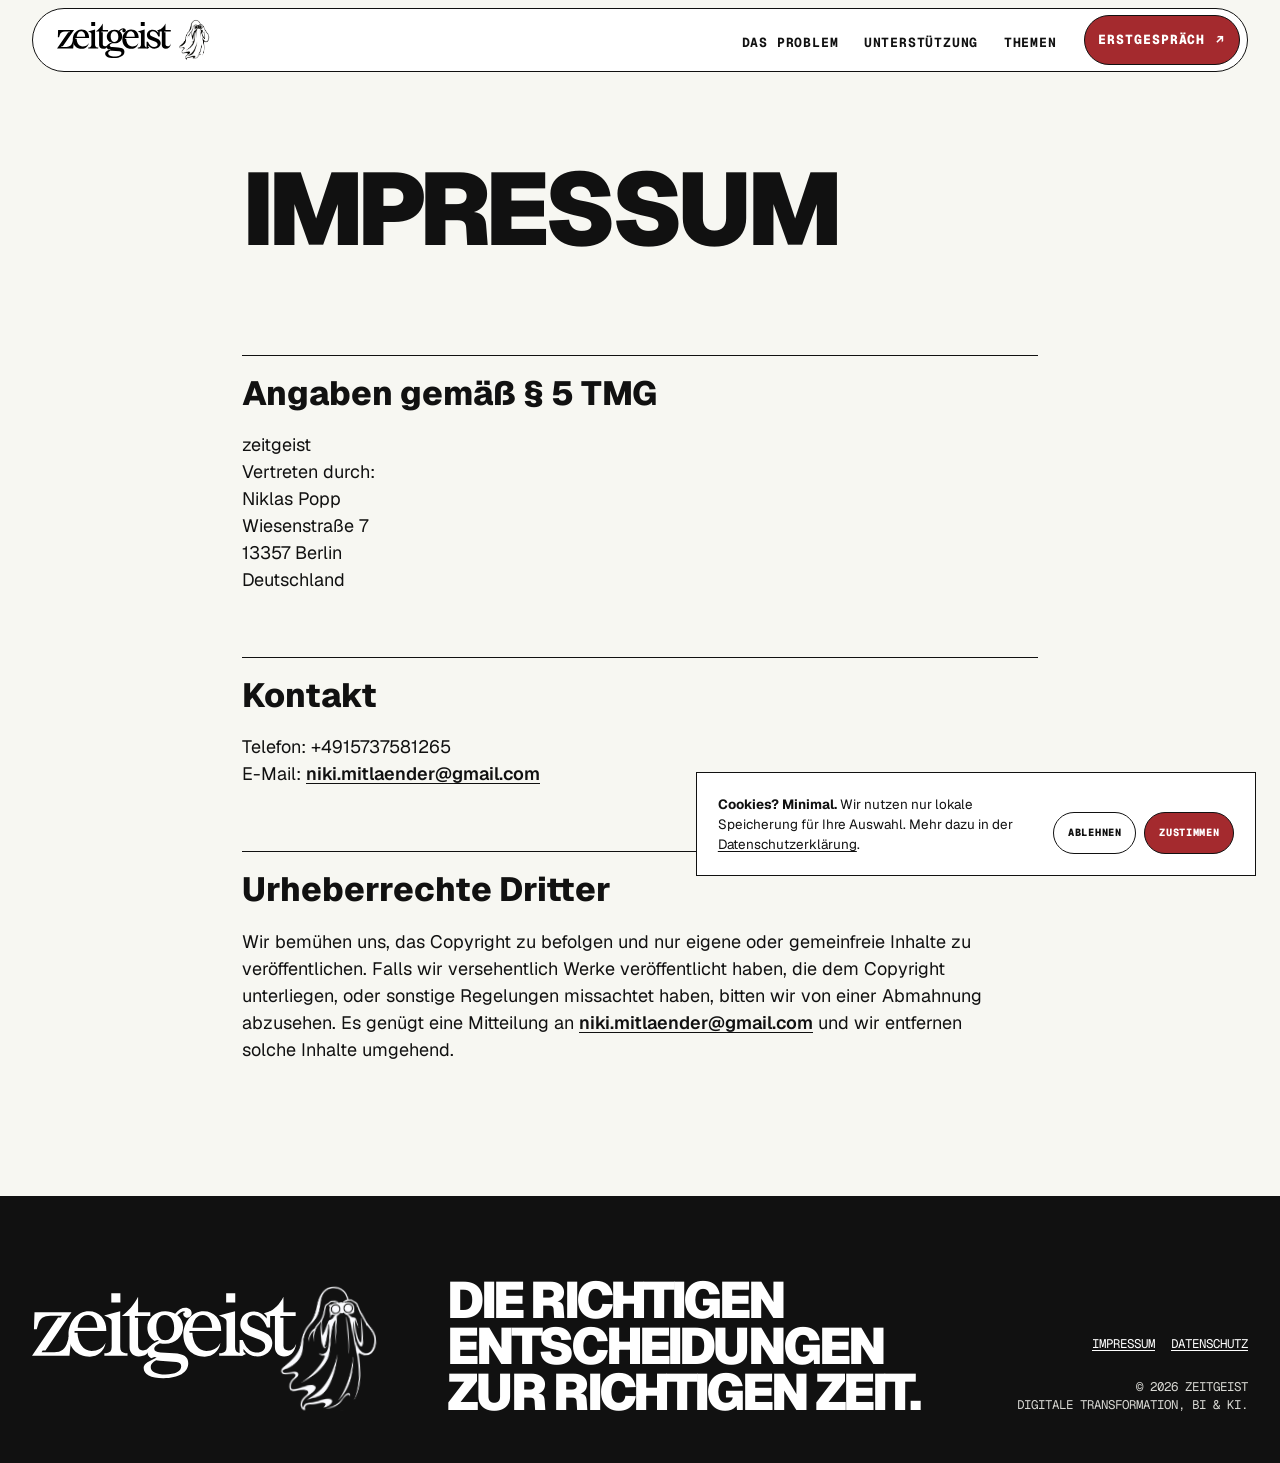
<file: impressum.html>
<!DOCTYPE html>
<html lang="de">
<head>
    <meta charset="UTF-8">
    <title>zeitgeist — Impressum</title>
    <meta name="robots" content="noindex, nofollow">
    <meta name="viewport" content="width=device-width, initial-scale=1.0">
    
    <meta property="og:type" content="website">
    <meta property="og:site_name" content="zeitgeist">
    <meta property="og:title" content="zeitgeist — Impressum">
    
    <!-- Stylesheets matching GAA -->
    <link rel="stylesheet" href="styles/fonts.css?v=2">
    <link rel="stylesheet" href="styles/general.css?v=4">
    <link rel="stylesheet" href="styles/components.css?v=5">

    <link rel="icon" type="image/png" href="images/internal/icon.png">
    <meta name="application-name" content="zeitgeist">
    <meta name="theme-color" content="#e51b23">

    <!-- Component Preloads -->
    <link rel="preload" as="fetch" crossorigin href="components/header.html">
    <link rel="preload" as="fetch" crossorigin href="components/footer.html">
    <link rel="preload" as="fetch" crossorigin href="components/databanner.html">

    <!-- Central javascript logic -->
    <script type="text/javascript" src="common.js"></script>
    <script>
        load_components(["header", "footer", "databanner"]);
    </script>
    
</head>
<body class="legal-page">

    <!-- Header Section (Dynamically Loaded) -->
    <header id="header"></header>

    <!-- Main Content Container -->
    <main id="content" class="legal-content">
        <div class="container">
            <div class="legal-card">
                <h1>Impressum</h1>
                
                <h2>Angaben gemäß § 5 TMG</h2>
                <p>
                    zeitgeist<br>
                    Vertreten durch:<br>
                    Niklas Popp<br>
                    Wiesenstraße 7<br>
                    13357 Berlin<br>
                    Deutschland
                </p>

                <h2>Kontakt</h2>
                <p>
                    Telefon: +4915737581265<br>
                    E-Mail: <a href="mailto:niki.mitlaender@gmail.com">niki.mitlaender@gmail.com</a>
                </p>

                <h2>Urheberrechte Dritter</h2>
                <p>
                    Wir bemühen uns, das Copyright zu befolgen und nur eigene oder gemeinfreie Inhalte zu veröffentlichen. Falls wir versehentlich Werke veröffentlicht haben, die dem Copyright unterliegen, oder sonstige Regelungen missachtet haben, bitten wir von einer Abmahnung abzusehen. Es genügt eine Mitteilung an <a href="mailto:niki.mitlaender@gmail.com">niki.mitlaender@gmail.com</a> und wir entfernen solche Inhalte umgehend.
                </p>

            </div>
        </div>
    </main>

    <!-- Footer Section (Dynamically Loaded) -->
    <footer id="footer" class="site-footer"></footer>

    <!-- Cookie/Data Banner Section (Dynamically Loaded) -->
    <aside id="databanner" class="databanner" aria-label="Cookie-Einstellungen"></aside>

</body>
</html>
</file>
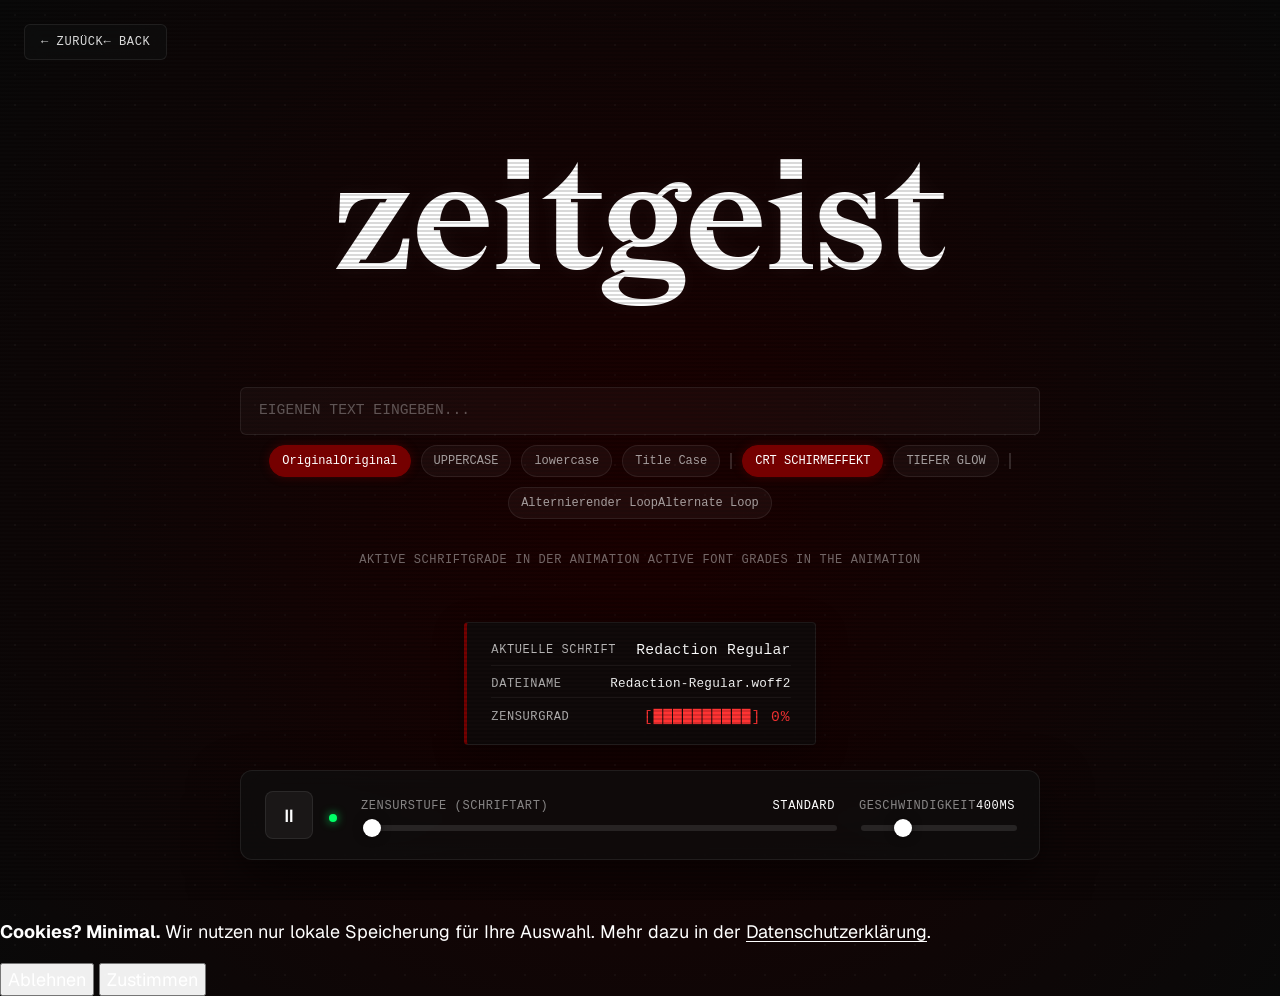
<file: logo-mockup.html>
<!DOCTYPE html>
<html lang="de">
    <head>
        <meta charset="UTF-8">
        <title>BAUVOLK – ZEITGEIST</title>
        <meta name="viewport" content="width=device-width, height=device-height, user-scalable=no">
        <meta name="description" content="ZEITGEIST – Interaktive Typografie-Animation mit der Schriftart Redaction und ihren verschiedenen Zensur-Variationen.">
        
        <link rel="apple-touch-icon" sizes="180x180" href="images/favicon/apple-touch-icon.png">
        <link rel="icon" type="image/png" sizes="48x48" href="images/favicon/favicon-48x48.png">
        <link rel="icon" type="image/png" sizes="32x32" href="images/favicon/favicon-32x32.png">
        <link rel="icon" type="image/png" sizes="16x16" href="images/favicon/favicon-16x16.png">
        <link rel="mask-icon" href="images/favicon/safari-pinned-tab.svg" color="#750000">
        <link rel="shortcut icon" href="images/favicon/favicon.ico">
        
        <link rel="stylesheet" href="styles/fonts.css">
        <link rel="stylesheet" href="styles/general.css">
        
        <link rel="preload" as="fetch" crossorigin href="components/header.html">
        <link rel="preload" as="fetch" crossorigin href="components/databanner.html">

        <script>
            // VARIABLES
            const META = {de: "BAUVOLK – ZEITGEIST", en: "BAUVOLK – ZEITGEIST"}
        </script>

        <script type="text/javascript" src="common.js"></script>
        
        <style>
            /* OVERRIDES & BASE SPECMIEN STYLES */
            :root {
                --theme-red: #750000;
                --theme-red-glow: rgba(117, 0, 0, 0.4);
                --theme-bright-red: #ff3333;
                --theme-dark-bg: #090909;
                --glass-bg: rgba(15, 15, 15, 0.7);
                --glass-border: rgba(255, 255, 255, 0.08);
                --glass-text: rgba(255, 255, 255, 0.85);
            }

            body {
                background: radial-gradient(circle at center, #1b0000 0%, var(--theme-dark-bg) 100%) !important;
                background-color: var(--theme-dark-bg) !important;
                color: #fff !important;
                overflow: hidden !important;
                position: relative;
            }

            /* Custom Grid lines backdrop */
            body::before {
                content: "";
                position: absolute;
                top: 0;
                left: 0;
                width: 100%;
                height: 100%;
                background-image: 
                    radial-gradient(rgba(255, 255, 255, 0.03) 1px, transparent 1px);
                background-size: 30px 30px;
                pointer-events: none;
                z-index: 0;
            }

            /* Main Content Positioning */
            #content {
                display: flex;
                flex-direction: column;
                justify-content: center;
                align-items: center;
                width: 100vw;
                height: 100vh;
                height: 100dvh;
                padding: 0;
                padding-top: 60px; /* Leave space for header */
                overflow: hidden;
                position: relative;
                z-index: 2;
            }

            /* Specimen display wrapper */
            .display-wrapper {
                flex: 1;
                display: flex;
                flex-direction: column;
                justify-content: center;
                align-items: center;
                width: 100%;
                max-width: 1200px;
                padding: 20px;
                position: relative;
            }

            /* Overlapping text container for morph crossfades */
            .text-container {
                position: relative;
                display: grid;
                place-items: center;
                width: 100%;
                height: auto;
            }

            /* The actual animating text layers */
            .text-layer {
                grid-area: 1 / 1;
                font-size: clamp(2.5rem, 12vw, 10rem);
                text-align: center;
                letter-spacing: normal;
                line-height: 1.1;
                margin: 0;
                padding: 20px;
                transition: opacity var(--transition-speed, 0.2s) ease-in-out, filter var(--transition-speed, 0.2s) ease-in-out, text-shadow 0.3s ease;
                font-family: 'Redaction';
                text-transform: none;
                user-select: all;
                white-space: normal;
                word-break: break-word;
                text-shadow: 0 0 20px rgba(255, 255, 255, 0.05);
                opacity: 0;
                pointer-events: none;
                filter: blur(3px);
            }

            .text-layer.visible {
                opacity: 1;
                pointer-events: auto;
                filter: blur(0px);
            }

            /* CRT scanlines effect */
            .crt-overlay {
                position: fixed;
                top: 0;
                left: 0;
                width: 100vw;
                height: 100vh;
                background: linear-gradient(
                    rgba(18, 16, 16, 0) 50%, 
                    rgba(0, 0, 0, 0.3) 50%
                );
                background-size: 100% 4px;
                z-index: 5;
                pointer-events: none;
                opacity: 0.5;
                transition: opacity 0.3s ease;
            }

            .crt-overlay.disabled {
                opacity: 0;
            }

            /* Metadata Terminal style panel */
            .specimen-info {
                display: flex;
                flex-direction: column;
                gap: 8px;
                background: var(--glass-bg);
                border: 1px solid var(--glass-border);
                backdrop-filter: blur(15px);
                -webkit-backdrop-filter: blur(15px);
                padding: 16px 24px;
                font-family: 'ZT Formom', monospace;
                font-size: 11pt;
                color: rgba(255, 255, 255, 0.7);
                border-radius: 4px;
                min-width: 320px;
                max-width: 90%;
                margin-top: 10px;
                margin-bottom: 25px;
                box-shadow: 0 8px 32px 0 rgba(0, 0, 0, 0.3);
                border-left: 3px solid var(--theme-red);
            }

            .info-row {
                display: flex;
                justify-content: space-between;
                align-items: center;
                gap: 20px;
                border-bottom: 1px solid rgba(255, 255, 255, 0.05);
                padding-bottom: 4px;
            }

            .info-row:last-child {
                border-bottom: none;
                padding-bottom: 0;
            }

            .info-label {
                font-weight: 300;
                text-transform: uppercase;
                font-size: 9pt;
                letter-spacing: 0.05em;
            }

            .info-val {
                color: #fff;
                font-weight: 500;
                letter-spacing: 0.02em;
            }

            .redaction-bar-visual {
                font-family: monospace;
                letter-spacing: 1px;
                color: var(--theme-bright-red);
            }

            /* Floating Glassmorphism Control Console */
            .control-console {
                width: 90%;
                max-width: 800px;
                background: var(--glass-bg);
                border: 1px solid var(--glass-border);
                backdrop-filter: blur(20px);
                -webkit-backdrop-filter: blur(20px);
                border-radius: 12px;
                padding: 20px 24px;
                margin-bottom: 40px;
                box-shadow: 0 20px 50px rgba(0, 0, 0, 0.5);
                display: grid;
                grid-template-columns: auto 1fr auto;
                align-items: center;
                gap: 24px;
                z-index: 10;
                transition: transform 0.3s ease, opacity 0.3s ease;
            }

            .console-left {
                display: flex;
                align-items: center;
                gap: 16px;
            }

            /* Tactile play/pause and action buttons */
            .btn-tactile {
                background: rgba(255, 255, 255, 0.05) !important;
                border: 1px solid var(--glass-border) !important;
                color: #fff !important;
                width: 48px;
                height: 48px;
                display: flex;
                justify-content: center;
                align-items: center;
                cursor: pointer;
                transition: all 0.2s cubic-bezier(0.4, 0, 0.2, 1);
                border-radius: 8px !important;
                outline: none;
            }

            .btn-tactile:hover {
                background: var(--theme-red) !important;
                border-color: var(--theme-red) !important;
                box-shadow: 0 0 15px var(--theme-red-glow);
                transform: translateY(-2px);
            }

            .btn-tactile:active {
                transform: translateY(0);
                background: rgba(117, 0, 0, 0.7) !important;
            }

            .status-indicator {
                width: 8px;
                height: 8px;
                border-radius: 50%;
                background-color: var(--theme-bright-red);
                box-shadow: 0 0 10px var(--theme-bright-red);
                display: inline-block;
                transition: background-color 0.3s, box-shadow 0.3s;
            }

            .status-indicator.playing {
                background-color: #00ff66;
                box-shadow: 0 0 10px rgba(0, 255, 102, 0.8);
            }

            /* Custom Sliders */
            .slider-group {
                display: flex;
                flex-direction: column;
                gap: 8px;
            }

            .slider-label-row {
                display: flex;
                justify-content: space-between;
                font-family: 'ZT Formom', monospace;
                font-size: 9pt;
                color: rgba(255, 255, 255, 0.5);
                text-transform: uppercase;
                letter-spacing: 0.05em;
            }

            .slider-label-row span.val {
                color: #fff;
            }

            input[type=range] {
                -webkit-appearance: none;
                width: 100%;
                background: transparent;
            }

            input[type=range]:focus {
                outline: none;
            }

            input[type=range]::-webkit-slider-runnable-track {
                width: 100%;
                height: 6px;
                cursor: pointer;
                background: rgba(255, 255, 255, 0.1);
                border-radius: 3px;
                transition: background-color 0.3s;
            }

            input[type=range]:hover::-webkit-slider-runnable-track {
                background: rgba(255, 255, 255, 0.18);
            }

            input[type=range]::-webkit-slider-thumb {
                height: 18px;
                width: 18px;
                border-radius: 50%;
                background: #fff;
                cursor: pointer;
                -webkit-appearance: none;
                margin-top: -6px;
                box-shadow: 0 0 10px rgba(0, 0, 0, 0.5);
                transition: transform 0.1s, background-color 0.2s;
            }

            input[type=range]::-webkit-slider-thumb:hover {
                background: var(--theme-bright-red);
                transform: scale(1.2);
            }

            input[type=range]::-moz-range-track {
                width: 100%;
                height: 6px;
                cursor: pointer;
                background: rgba(255, 255, 255, 0.1);
                border-radius: 3px;
            }

            input[type=range]::-moz-range-thumb {
                height: 18px;
                width: 18px;
                border-radius: 50%;
                background: #fff;
                cursor: pointer;
                box-shadow: 0 0 10px rgba(0, 0, 0, 0.5);
                transition: transform 0.1s, background-color 0.2s;
            }

            input[type=range]::-moz-range-thumb:hover {
                background: var(--theme-bright-red);
                transform: scale(1.2);
            }

            /* Console right tools */
            .console-right {
                display: flex;
                align-items: center;
                gap: 12px;
            }

            /* Text customizer container */
            .specimen-customizer {
                display: flex;
                flex-direction: column;
                gap: 10px;
                width: 90%;
                max-width: 800px;
                margin-bottom: 20px;
                z-index: 10;
            }

            .custom-input-wrapper {
                position: relative;
                width: 100%;
                display: flex;
                background: rgba(255, 255, 255, 0.03);
                border: 1px solid var(--glass-border);
                border-radius: 6px;
                overflow: hidden;
            }

            .custom-input-wrapper input {
                flex: 1;
                background: transparent !important;
                border: none !important;
                color: #fff !important;
                padding: 12px 18px;
                font-family: 'ZT Formom', monospace;
                font-size: 11pt;
                outline: none;
            }

            .custom-input-wrapper input::placeholder {
                color: rgba(255, 255, 255, 0.3);
            }

            .text-fx-options {
                display: flex;
                flex-wrap: wrap;
                gap: 10px;
                justify-content: center;
                font-family: 'ZT Formom', monospace;
                font-size: 9pt;
            }

            .option-chip {
                padding: 6px 12px;
                background: rgba(255, 255, 255, 0.04);
                border: 1px solid var(--glass-border);
                border-radius: 20px;
                cursor: pointer;
                transition: all 0.2s;
                color: rgba(255, 255, 255, 0.6);
            }

            .option-chip:hover {
                color: #fff;
                background: rgba(255, 255, 255, 0.08);
            }

            .option-chip.active {
                background: var(--theme-red);
                border-color: var(--theme-red);
                color: #fff;
                box-shadow: 0 0 10px var(--theme-red-glow);
            }

            /* Responsive design refinements */
            @media screen and (max-width: 800px) {
                #content {
                    padding-top: 80px;
                }

                .control-console {
                    grid-template-columns: 1fr;
                    grid-template-rows: auto auto auto;
                    gap: 16px;
                    padding: 16px;
                }

                .console-left {
                    justify-content: center;
                }

                .console-right {
                    justify-content: center;
                }

                #zeitgeist-text {
                    font-size: clamp(2rem, 10vw, 5rem);
                    letter-spacing: 0.05em;
                }
            }

            /* Glitch effect styles */
            @keyframes fontGlitch {
                0% {
                    transform: skew(0deg);
                    text-shadow: 0 0 5px rgba(255,255,255,0.05);
                }
                2% {
                    transform: skew(4deg);
                    text-shadow: 3px -3px 0 rgba(255,0,0,0.4), -3px 3px 0 rgba(0,0,255,0.3);
                }
                4% {
                    transform: skew(-3deg);
                    text-shadow: -2px 2px 0 rgba(255,0,0,0.3), 2px -2px 0 rgba(0,255,0,0.3);
                }
                6% {
                    transform: skew(0deg);
                    text-shadow: 0 0 5px rgba(255,255,255,0.05);
                }
            }

            .text-container.glitch-active {
                animation: fontGlitch 0.4s ease-out;
            }

            /* Custom styling to hide native headers */
            #header, #headerbox {
                display: none !important;
            }

            /* Floating escape hatch back button */
            .btn-back {
                position: fixed;
                top: 24px;
                left: 24px;
                z-index: 100;
                background: var(--glass-bg);
                border: 1px solid var(--glass-border) !important;
                backdrop-filter: blur(10px);
                -webkit-backdrop-filter: blur(10px);
                color: rgba(255, 255, 255, 0.85) !important;
                padding: 8px 16px;
                font-family: 'ZT Formom', monospace;
                font-size: 9pt;
                border-radius: 6px;
                text-decoration: none;
                transition: all 0.2s;
                letter-spacing: 0.05em;
            }

            .btn-back:hover {
                color: #fff !important;
                background: var(--theme-red) !important;
                border-color: var(--theme-red) !important;
                box-shadow: 0 0 15px var(--theme-red-glow);
                transform: translateX(-2px);
            }
        </style>
    </head>
    <body>
        <!-- Floating Escape Hatch Back Button -->
        <a href="index.html" class="btn-back" title="Zurück zur Übersicht"><span lang="de">← ZURÜCK</span><span lang="en">← BACK</span></a>

        <header id="header"></header>
        
        <main id="content">
            <!-- Scanlines Layer -->
            <div id="scanlines" class="crt-overlay"></div>

            <div class="display-wrapper">
                <div class="text-container">
                    <h1 id="text-layer-1" class="text-layer visible">zeitgeist</h1>
                    <h1 id="text-layer-2" class="text-layer">zeitgeist</h1>
                </div>
            </div>

            <!-- Customizer Input -->
            <div class="specimen-customizer">
                <div class="custom-input-wrapper">
                    <input type="text" id="custom-text-input" placeholder="EIGENEN TEXT EINGEBEN..." autocomplete="off">
                </div>
                <div class="text-fx-options" style="margin-bottom: 12px;">
                    <div class="option-chip active" id="case-none" onclick="setCase('none')"><span lang="de">Original</span><span lang="en">Original</span></div>
                    <div class="option-chip" id="case-upper" onclick="setCase('uppercase')">UPPERCASE</div>
                    <div class="option-chip" id="case-lower" onclick="setCase('lowercase')">lowercase</div>
                    <div class="option-chip" id="case-title" onclick="setCase('titlecase')">Title Case</div>
                    <div style="width: 2px; height: 16px; background: rgba(255,255,255,0.15); align-self: center;"></div>
                    <div class="option-chip active" id="toggle-crt" onclick="toggleCRT()">CRT SCHIRMEFFEKT</div>
                    <div class="option-chip" id="toggle-glow" onclick="toggleGlow()">TIEFER GLOW</div>
                    <div style="width: 2px; height: 16px; background: rgba(255,255,255,0.15); align-self: center;"></div>
                    <div class="option-chip" id="toggle-loop-mode" onclick="toggleLoopMode()"><span lang="de">Alternierender Loop</span><span lang="en">Alternate Loop</span></div>
                </div>
            </div>

            <!-- Font Selection Customizer -->
            <div class="specimen-customizer" style="margin-bottom: 25px;">
                <div style="font-family: 'ZT Formom', monospace; font-size: 9pt; color: rgba(255, 255, 255, 0.4); text-align: center; text-transform: uppercase; letter-spacing: 0.05em; margin-bottom: 8px;">
                    <span lang="de">Aktive Schriftgrade in der Animation</span>
                    <span lang="en">Active font grades in the animation</span>
                </div>
                <div class="text-fx-options" id="font-toggles-container">
                    <!-- Dynamic toggles will be generated here -->
                </div>
            </div>

            <!-- Metadata Info Panel -->
            <div class="specimen-info">
                <div class="info-row">
                    <span class="info-label">AKTUELLE SCHRIFT</span>
                    <span class="info-val" id="info-font-name">Redaction Regular</span>
                </div>
                <div class="info-row">
                    <span class="info-label">DATEINAME</span>
                    <span class="info-val" id="info-font-file" style="font-size: 9.5pt;">Redaction-Regular.woff2</span>
                </div>
                <div class="info-row">
                    <span class="info-label">ZENSURGRAD</span>
                    <span class="info-val redaction-bar-visual" id="info-redaction-bar">[██████████] 0%</span>
                </div>
            </div>

            <!-- Glass Control Console -->
            <div class="control-console">
                <div class="console-left">
                    <button class="btn-tactile" id="play-pause-btn" onclick="togglePlay()" title="Wiedergabe / Pause">
                        <!-- Play/Pause SVG inside JS -->
                        <span id="play-pause-icon">⏸</span>
                    </button>
                    <div>
                        <span class="status-indicator playing" id="indicator"></span>
                    </div>
                </div>

                <div class="slider-group">
                    <div class="slider-label-row">
                        <span>Zensurstufe (Schriftart)</span>
                        <span class="val" id="level-display">Standard</span>
                    </div>
                    <input type="range" id="font-level-slider" min="0" max="6" value="0" oninput="scrubFont(this.value)">
                </div>

                <div class="console-right" style="min-width: 140px;">
                    <div class="slider-group" style="width: 100%;">
                        <div class="slider-label-row">
                            <span>Geschwindigkeit</span>
                            <span class="val" id="speed-display">400ms</span>
                        </div>
                        <input type="range" id="speed-slider" min="50" max="1500" step="50" value="400" oninput="changeSpeed(this.value)">
                    </div>
                </div>
            </div>
        </main>
        
        <div id="databanner"></div>
        
        <script>
            // REDACTION FONT VARIATIONS CONFIGURATION
            const REDACTION_STEPS = [
                { family: 'Redaction', name: 'Standard', file: 'Redaction-Regular.woff2', percent: 0, visual: '[██████████]', enabled: true },
                { family: 'Redaction 10', name: 'Redaction 10', file: 'Redaction_10-Regular.woff2', percent: 90, visual: '[█░░░░░░░░░]', enabled: true },
                { family: 'Redaction 20', name: 'Redaction 20', file: 'Redaction_20-Regular.woff2', percent: 80, visual: '[██░░░░░░░░]', enabled: true },
                { family: 'Redaction 35', name: 'Redaction 35', file: 'Redaction_35-Regular.woff2', percent: 65, visual: '[███░░░░░░░]', enabled: true },
                { family: 'Redaction 50', name: 'Redaction 50', file: 'Redaction_50-Regular.woff2', percent: 50, visual: '[█████░░░░░]', enabled: true },
                { family: 'Redaction 70', name: 'Redaction 70', file: 'Redaction_70-Regular.woff2', percent: 30, visual: '[███████░░░]', enabled: true },
                { family: 'Redaction 100', name: 'Redaction 100', file: 'Redaction_100-Regular.woff2', percent: 10, visual: '[█████████░]', enabled: true }
            ];

            let activeIndex = 0;
            let playInterval = null;
            let currentSpeed = 400; // ms
            let isPlaying = true;
            let currentCase = 'none'; // none, uppercase, lowercase, titlecase
            let isGlowActive = false;
            let loopDirection = 1; // 1 = forward, -1 = backward
            let isAlternateLoop = false; // alternate ping-pong loop toggle

            const layer1 = document.getElementById('text-layer-1');
            const layer2 = document.getElementById('text-layer-2');
            let activeLayer = layer1;
            const customInput = document.getElementById('custom-text-input');
            const fontNameVal = document.getElementById('info-font-name');
            const fontFileVal = document.getElementById('info-font-file');
            const redactionBarVal = document.getElementById('info-redaction-bar');
            const playPauseIcon = document.getElementById('play-pause-icon');
            const indicator = document.getElementById('indicator');
            const levelSlider = document.getElementById('font-level-slider');
            const levelDisplay = document.getElementById('level-display');
            const speedSlider = document.getElementById('speed-slider');
            const speedDisplay = document.getElementById('speed-display');

            // Initialize the component hooks
            load_components(["header", "databanner"]);

            function post_init() {
                // Initialize default text and start animation loop
                updateTextDisplay();
                generateFontToggles();
                // Set default transition speed to 50% of the active speed (200ms)
                document.documentElement.style.setProperty('--transition-speed', '200ms');
                startAnimation();
                
                // Set custom input listeners
                customInput.addEventListener('input', (e) => {
                    updateTextDisplay();
                });
            }

            function startAnimation() {
                if (playInterval) clearInterval(playInterval);
                playInterval = setInterval(cycleFont, currentSpeed);
                isPlaying = true;
                playPauseIcon.textContent = '⏸';
                indicator.classList.add('playing');
            }

            function stopAnimation() {
                if (playInterval) {
                    clearInterval(playInterval);
                    playInterval = null;
                }
                isPlaying = false;
                playPauseIcon.textContent = '▶';
                indicator.classList.remove('playing');
            }

            function togglePlay() {
                if (isPlaying) {
                    stopAnimation();
                } else {
                    startAnimation();
                }
            }

            function cycleFont() {
                // Gather all active font indices
                const enabledIndices = [];
                REDACTION_STEPS.forEach((step, idx) => {
                    if (step.enabled) enabledIndices.push(idx);
                });

                if (enabledIndices.length === 0) return;

                let activeInEnabled = enabledIndices.indexOf(activeIndex);
                if (activeInEnabled === -1) {
                    applyFontState(enabledIndices[0]);
                    return;
                }

                if (isAlternateLoop) {
                    // Ping-pong looping logic
                    let nextInEnabled = activeInEnabled + loopDirection;
                    if (nextInEnabled >= enabledIndices.length) {
                        loopDirection = -1;
                        nextInEnabled = Math.max(0, enabledIndices.length - 2);
                    } else if (nextInEnabled < 0) {
                        loopDirection = 1;
                        nextInEnabled = Math.min(enabledIndices.length - 1, 1);
                    }
                    applyFontState(enabledIndices[nextInEnabled]);
                } else {
                    // Normal sequential looping logic
                    let nextInEnabled = (activeInEnabled + 1) % enabledIndices.length;
                    applyFontState(enabledIndices[nextInEnabled]);
                }
            }

            function applyFontState(index) {
                activeIndex = parseInt(index);
                const state = REDACTION_STEPS[activeIndex];
                
                // Determine which layer is incoming and outgoing
                const outgoingLayer = activeLayer;
                const incomingLayer = (activeLayer === layer1) ? layer2 : layer1;

                // Set the new font on the incoming layer
                incomingLayer.style.fontFamily = `'${state.family}'`;
                
                // Cross-fade: swap visible classes (blur and fade)
                outgoingLayer.classList.remove('visible');
                incomingLayer.classList.add('visible');
                
                // Update active layer pointer
                activeLayer = incomingLayer;
                
                // Update UI slider & text
                levelSlider.value = activeIndex;
                levelDisplay.textContent = state.name;

                // Update Metadata Terminal Info
                fontNameVal.textContent = state.name + " Regular";
                fontFileVal.textContent = state.file;
                redactionBarVal.textContent = `${state.visual} ${state.percent}%`;

                // Brief Glitch effect on font swap (applied to container)
                triggerGlitchEffect();
            }

            function scrubFont(value) {
                stopAnimation();
                applyFontState(value);
            }

            function changeSpeed(value) {
                currentSpeed = parseInt(value);
                speedDisplay.textContent = currentSpeed + "ms";
                
                // Scale transition time dynamically to 50% of cycle speed, max 250ms
                const transitionMs = Math.min(250, currentSpeed * 0.5);
                document.documentElement.style.setProperty('--transition-speed', `${transitionMs}ms`);

                if (isPlaying) {
                    startAnimation();
                }
            }

            function triggerGlitchEffect() {
                const container = document.querySelector('.text-container');
                container.classList.remove('glitch-active');
                void container.offsetWidth; // Trigger reflow
                container.classList.add('glitch-active');
                
                // Remove class after animation finishes
                setTimeout(() => {
                    container.classList.remove('glitch-active');
                }, 400);
            }

            function updateTextDisplay() {
                let text = customInput.value;
                if (text === "") {
                    text = "zeitgeist";
                }

                let processedText = text;
                if (currentCase === 'uppercase') {
                    processedText = text.toUpperCase();
                } else if (currentCase === 'lowercase') {
                    processedText = text.toLowerCase();
                } else if (currentCase === 'titlecase') {
                    processedText = toTitleCase(text);
                }

                layer1.textContent = processedText;
                layer2.textContent = processedText;
            }

            // Correct casing set
            function setCase(caseStyle) {
                currentCase = caseStyle;
                
                // Update chips active state
                document.getElementById('case-none').classList.remove('active');
                document.getElementById('case-upper').classList.remove('active');
                document.getElementById('case-lower').classList.remove('active');
                document.getElementById('case-title').classList.remove('active');

                if (caseStyle === 'none') {
                    document.getElementById('case-none').classList.add('active');
                } else if (caseStyle === 'uppercase') {
                    document.getElementById('case-upper').classList.add('active');
                } else if (caseStyle === 'lowercase') {
                    document.getElementById('case-lower').classList.add('active');
                } else if (caseStyle === 'titlecase') {
                    document.getElementById('case-title').classList.add('active');
                }

                updateTextDisplay();
            }

            function toTitleCase(str) {
                return str.replace(
                    /\w\S*/g,
                    function(txt) {
                        return txt.charAt(0).toUpperCase() + txt.substr(1).toLowerCase();
                    }
                );
            }

            function toggleCRT() {
                const scanlines = document.getElementById('scanlines');
                const chip = document.getElementById('toggle-crt');
                scanlines.classList.toggle('disabled');
                chip.classList.toggle('active');
            }

            function toggleGlow() {
                const chip = document.getElementById('toggle-glow');
                isGlowActive = !isGlowActive;
                chip.classList.toggle('active');
                
                const shadowVal = isGlowActive 
                    ? '0 0 15px var(--theme-bright-red), 0 0 30px var(--theme-red-glow)' 
                    : '0 0 20px rgba(255, 255, 255, 0.05)';
                    
                layer1.style.textShadow = shadowVal;
                layer2.style.textShadow = shadowVal;
            }

            function toggleLoopMode() {
                const chip = document.getElementById('toggle-loop-mode');
                isAlternateLoop = !isAlternateLoop;
                chip.classList.toggle('active');
                loopDirection = 1; // Reset direction when toggled
            }

            function generateFontToggles() {
                const container = document.getElementById('font-toggles-container');
                container.innerHTML = '';
                REDACTION_STEPS.forEach((step, idx) => {
                    const chip = document.createElement('div');
                    chip.className = 'option-chip active';
                    chip.id = `font-toggle-${idx}`;
                    chip.textContent = step.name;
                    chip.onclick = () => toggleFontActive(idx);
                    container.appendChild(chip);
                });
            }

            function toggleFontActive(index) {
                const activeCount = REDACTION_STEPS.filter(s => s.enabled).length;
                if (REDACTION_STEPS[index].enabled && activeCount <= 1) {
                    const isDe = localStorage.getItem("bauvolk_language") === "de";
                    alert(isDe ? "Mindestens eine Schriftart muss aktiv bleiben." : "At least one font must remain active.");
                    return;
                }

                REDACTION_STEPS[index].enabled = !REDACTION_STEPS[index].enabled;
                
                const chip = document.getElementById(`font-toggle-${index}`);
                chip.classList.toggle('active');

                // If currently active font was disabled, go to the next active one
                if (!REDACTION_STEPS[index].enabled && activeIndex === index) {
                    cycleFont();
                }
            }
        </script>
    </body>
</html>
</file>
<file: styles/fonts.css>
@font-face {
    font-family: "Geist";
    src: url("../fonts/Geist/Geist[wght].woff2") format("woff2");
    font-style: normal;
    font-weight: 100 900;
    font-display: swap;
}

@font-face {
    font-family: "Geist";
    src: url("../fonts/Geist/Geist-Italic[wght].woff2") format("woff2");
    font-style: italic;
    font-weight: 100 900;
    font-display: swap;
}

@font-face {
    font-family: "Geist Mono";
    src: url("../fonts/GeistMono/GeistMono[wght].woff2") format("woff2");
    font-style: normal;
    font-weight: 100 900;
    font-display: swap;
}

@font-face {
    font-family: "Geist Pixel Square";
    src: url("../fonts/GeistPixel/GeistPixel-Square.woff2") format("woff2");
    font-style: normal;
    font-weight: 400;
    font-display: swap;
}

@font-face {
    font-family: "Redaction";
    src: url("../fonts/redaction/Redaction-Regular.woff2") format("woff2");
    font-style: normal;
    font-weight: 400;
    font-display: swap;
}

@font-face {
    font-family: "Redaction";
    src: url("../fonts/redaction/Redaction-Italic.woff2") format("woff2");
    font-style: italic;
    font-weight: 400;
    font-display: swap;
}

@font-face {
    font-family: "Redaction";
    src: url("../fonts/redaction/Redaction-Bold.woff2") format("woff2");
    font-style: normal;
    font-weight: 700;
    font-display: swap;
}

@font-face { font-family: "Redaction 10"; src: url("../fonts/redaction/Redaction_10-Regular.woff2") format("woff2"); font-style: normal; font-weight: 400; font-display: swap; }
@font-face { font-family: "Redaction 10"; src: url("../fonts/redaction/Redaction_10-Bold.woff2") format("woff2"); font-style: normal; font-weight: 700; font-display: swap; }
@font-face { font-family: "Redaction 10"; src: url("../fonts/redaction/Redaction_10-Italic.woff2") format("woff2"); font-style: italic; font-weight: 400; font-display: swap; }

@font-face { font-family: "Redaction 20"; src: url("../fonts/redaction/Redaction_20-Regular.woff2") format("woff2"); font-style: normal; font-weight: 400; font-display: swap; }
@font-face { font-family: "Redaction 20"; src: url("../fonts/redaction/Redaction_20-Bold.woff2") format("woff2"); font-style: normal; font-weight: 700; font-display: swap; }
@font-face { font-family: "Redaction 20"; src: url("../fonts/redaction/Redaction_20-Italic.woff2") format("woff2"); font-style: italic; font-weight: 400; font-display: swap; }

@font-face { font-family: "Redaction 35"; src: url("../fonts/redaction/Redaction_35-Regular.woff2") format("woff2"); font-style: normal; font-weight: 400; font-display: swap; }
@font-face { font-family: "Redaction 35"; src: url("../fonts/redaction/Redaction_35-Bold.woff2") format("woff2"); font-style: normal; font-weight: 700; font-display: swap; }
@font-face { font-family: "Redaction 35"; src: url("../fonts/redaction/Redaction_35-Italic.woff2") format("woff2"); font-style: italic; font-weight: 400; font-display: swap; }

@font-face { font-family: "Redaction 50"; src: url("../fonts/redaction/Redaction_50-Regular.woff2") format("woff2"); font-style: normal; font-weight: 400; font-display: swap; }
@font-face { font-family: "Redaction 50"; src: url("../fonts/redaction/Redaction_50-Bold.woff2") format("woff2"); font-style: normal; font-weight: 700; font-display: swap; }
@font-face { font-family: "Redaction 50"; src: url("../fonts/redaction/Redaction_50-Italic.woff2") format("woff2"); font-style: italic; font-weight: 400; font-display: swap; }

@font-face { font-family: "Redaction 70"; src: url("../fonts/redaction/Redaction_70-Regular.woff2") format("woff2"); font-style: normal; font-weight: 400; font-display: swap; }
@font-face { font-family: "Redaction 70"; src: url("../fonts/redaction/Redaction_70-Bold.woff2") format("woff2"); font-style: normal; font-weight: 700; font-display: swap; }
@font-face { font-family: "Redaction 70"; src: url("../fonts/redaction/Redaction_70-Italic.woff2") format("woff2"); font-style: italic; font-weight: 400; font-display: swap; }

@font-face { font-family: "Redaction 100"; src: url("../fonts/redaction/Redaction_100-Regular.woff2") format("woff2"); font-style: normal; font-weight: 400; font-display: swap; }
@font-face { font-family: "Redaction 100"; src: url("../fonts/redaction/Redaction_100-Bold.woff2") format("woff2"); font-style: normal; font-weight: 700; font-display: swap; }
@font-face { font-family: "Redaction 100"; src: url("../fonts/redaction/Redaction_100-Italic.woff2") format("woff2"); font-style: italic; font-weight: 400; font-display: swap; }
</file>
<file: styles/general.css>
:root {
    --red: #a42a2e;
    --red-dark: #b90f17;
    /* --red: #e51b23;
    --red-dark: #b90f17; */
    --ink: #111111;
    --gray-dark: #626260;
    --gray: #d7d7d2;
    --gray-light: #ecece7;
    --paper: #f7f7f2;
    --white: #ffffff;
    --line: 1px solid var(--ink);
    --shadow: 8px 8px 0 var(--ink);
    --container: 1480px;
    --header-height: 78px;
    --ease-out: cubic-bezier(0.16, 1, 0.3, 1);
}

*,
*::before,
*::after {
    box-sizing: border-box;
}

html {
    scroll-behavior: smooth;
    scroll-padding-top: 108px;
    overflow-x: hidden;
}

body {
    margin: 0;
    min-width: 320px;
    overflow-x: clip;
    color: var(--ink);
    background: var(--paper);
    font-family: "Geist", Arial, sans-serif;
    font-size: 18px;
    font-weight: 400;
    line-height: 1.5;
    text-rendering: optimizeLegibility;
    -webkit-font-smoothing: antialiased;
}

body.menu-open {
    overflow: hidden;
}

body.menu-open::before {
    position: fixed;
    z-index: 900;
    inset: 0;
    background: rgb(17 17 17 / 0.18);
    content: "";
    backdrop-filter: blur(8px);
    -webkit-backdrop-filter: blur(8px);
}

img,
svg {
    display: block;
    max-width: 100%;
}

a {
    color: inherit;
    text-decoration-thickness: 0.08em;
    text-underline-offset: 0.14em;
}

button,
input,
textarea,
select {
    color: inherit;
    font: inherit;
}

button,
a {
    -webkit-tap-highlight-color: transparent;
}

::selection {
    color: var(--white);
    background: var(--ink);
}

.container {
    width: min(calc(100% - 64px), var(--container));
    margin-inline: auto;
}

.skip-link {
    position: fixed;
    z-index: 9999;
    top: 8px;
    left: 8px;
    padding: 0.65rem 1rem;
    color: var(--white);
    background: var(--ink);
    transform: translateY(-150%);
}

.skip-link:focus {
    transform: translateY(0);
}

:focus-visible {
    outline: 3px solid var(--white);
    outline-offset: 3px;
    box-shadow: 0 0 0 5px var(--ink);
}

.section-label {
    display: inline-flex;
    align-items: center;
    gap: 0.7rem;
    margin: 0 0 2rem;
    font-size: 0.76rem;
    font-weight: 800;
    letter-spacing: 0.16em;
    line-height: 1;
    text-transform: uppercase;
    font-family: "Geist Mono", monospace;
}

.section-label::before {
    width: 10px;
    height: 10px;
    border: 2px solid currentColor;
    background: var(--red);
    content: "";
    transform: rotate(45deg);
}

.display-heading {
    margin: 0;
    max-width: 13ch;
    font-size: clamp(3.6rem, 7.7vw, 8.4rem);
    font-weight: 900;
    letter-spacing: -0.065em;
    line-height: 0.84;
    text-transform: uppercase;
}

.reveal {
    opacity: 0;
    transform: translateY(28px);
    transition: opacity 700ms var(--ease-out), transform 700ms var(--ease-out);
}

.reveal.is-visible {
    opacity: 1;
    transform: translateY(0);
}

.text-link {
    display: inline-flex;
    align-items: center;
    gap: 0.5rem;
    font-weight: 800;
    text-transform: uppercase;
}

.text-link:hover {
    text-decoration-thickness: 3px;
}

.legal-page {
    background: var(--paper);
}

.legal-content {
    padding: 0;
    border-bottom: var(--line);
}

.legal-content > .container {
    width: 100%;
    max-width: none;
}

.legal-card {
    width: min(100%, 860px);
    margin: 0 auto;
    padding: clamp(8rem, 13vw, 11rem) 32px clamp(5rem, 9vw, 8rem);
    border: 0;
    background: var(--paper);
    box-shadow: none;
}

.legal-card h1 {
    max-width: 12ch;
    margin: 0 0 clamp(4rem, 8vw, 8rem);
    font-size: clamp(3.5rem, 8vw, 7rem);
    font-weight: 900;
    letter-spacing: -0.06em;
    line-height: 0.84;
    text-transform: uppercase;
    hyphens: auto;
    overflow-wrap: anywhere;
}

.legal-card h2 {
    margin: 4rem 0 1.25rem;
    padding-top: 1.25rem;
    border-top: var(--line);
    font-size: clamp(1.45rem, 3vw, 2.1rem);
    font-weight: 800;
    line-height: 1.05;
}

.legal-card h3 {
    margin: 2rem 0 0.75rem;
    font-size: 1.2rem;
}

.legal-card p,
.legal-card li {
    max-width: 62ch;
}

.legal-card a {
    font-weight: 600;
    overflow-wrap: anywhere;
}

.legal-card .index-list {
    display: grid;
    grid-template-columns: repeat(2, minmax(0, 1fr));
    gap: 0.5rem 2.5rem;
    padding-left: 1.25rem;
}

.cookie-btn-container {
    display: flex;
    flex-wrap: wrap;
    gap: 0.75rem;
}

@media (max-width: 1024px) {
    .container {
        width: min(calc(100% - 40px), var(--container));
    }
}

@media (max-width: 768px) {
    :root {
        --shadow: 5px 5px 0 var(--ink);
    }

    body {
        font-size: 17px;
    }

    .container {
        width: min(calc(100% - 28px), var(--container));
    }

    .display-heading {
        font-size: clamp(3.15rem, 15vw, 5.5rem);
    }

    .legal-content {
        padding-top: 0;
    }

    .legal-card {
        padding: 7rem 20px 4rem;
    }

    .legal-card h1 {
        margin-bottom: 2.5rem;
        font-size: clamp(2.7rem, 13vw, 4.2rem);
    }

    .legal-card .index-list {
        grid-template-columns: 1fr;
    }
}

@media (prefers-reduced-motion: reduce) {
    html {
        scroll-behavior: auto;
    }

    *,
    *::before,
    *::after {
        scroll-behavior: auto !important;
        animation-duration: 0.01ms !important;
        animation-iteration-count: 1 !important;
        transition-duration: 0.01ms !important;
    }

    .reveal {
        opacity: 1;
        transform: none;
    }
}
</file>
<file: styles/components.css>
/* Header */
#header {
    position: fixed;
    z-index: 1000;
    top: 0;
    left: 0;
    width: 100%;
    opacity: 0;
    pointer-events: none;
    visibility: hidden;
    transform: translateY(-100%);
    transition: opacity 220ms ease, transform 300ms var(--ease-out), visibility 300ms;
}

#header.is-visible {
    opacity: 1;
    visibility: visible;
    transform: translateY(0);
}

.nav-shell {
    display: flex;
    align-items: center;
    justify-content: space-between;
    height: var(--header-height);
    margin-top: 16px;
    padding: 0 7px 0 24px;
    border: var(--line);
    border-radius: 999px;
    background: var(--white);
    transition: height 220ms ease, margin 220ms ease;
    pointer-events: auto;
}

#header.scrolled .nav-shell {
    height: 64px;
    margin-top: 8px;
}

.brand {
    display: inline-flex;
    align-items: center;
    gap: 0.14rem;
    color: var(--ink);
    text-decoration: none;
}

.brand-logo {
    width: 114px;
    height: auto;
}

.brand-icon {
    width: 42px;
    height: 42px;
    object-fit: contain;
}

.navbar,
.nav-links {
    display: flex;
    align-items: center;
}

.navbar {
    gap: 1.7rem;
}

.nav-links {
    gap: 1.6rem;
    margin: 0;
    padding: 0;
    list-style: none;
}

.nav-link {
    position: relative;
    padding: 0.6rem 0;
    font-size: 0.82rem;
    font-weight: 700;
    letter-spacing: 0.06em;
    text-decoration: none;
    text-transform: uppercase;
    font-family: "Geist Mono", monospace;
}

.nav-link::after {
    position: absolute;
    right: 0;
    bottom: 0.36rem;
    left: 0;
    height: 3px;
    background: var(--red);
    content: "";
    transform: scaleX(0);
    transform-origin: right;
    transition: transform 220ms var(--ease-out);
}

.nav-link:hover::after,
.nav-link.active::after {
    transform: scaleX(1);
    transform-origin: left;
}

.nav-toggle {
    display: none;
    width: 48px;
    height: 48px;
    padding: 12px;
    border: 0;
    background: transparent;
    cursor: pointer;
}

.nav-toggle span {
    display: block;
    width: 100%;
    height: 2px;
    margin: 5px 0;
    background: var(--ink);
    transition: transform 220ms ease, opacity 220ms ease;
}

.nav-toggle.open span:nth-child(1) {
    transform: translateY(7px) rotate(45deg);
}

.nav-toggle.open span:nth-child(2) {
    opacity: 0;
}

.nav-toggle.open span:nth-child(3) {
    transform: translateY(-7px) rotate(-45deg);
}

/* Buttons */
.btn {
    display: inline-flex;
    min-height: 50px;
    align-items: center;
    justify-content: center;
    gap: 0.7rem;
    padding: 0.85rem 1.25rem;
    border: var(--line);
    border-radius: 999px;
    font-size: 0.82rem;
    font-weight: 800;
    letter-spacing: 0.07em;
    line-height: 1;
    text-decoration: none;
    text-transform: uppercase;
    font-family: "Geist Mono", monospace;
    transition: color 180ms ease, background 180ms ease;
    cursor: pointer;
}

.btn:hover {
    box-shadow: none;
    transform: none;
}

.btn:active {
    box-shadow: none;
    transform: translate(0, 0);
}

.btn-nav,
.btn-primary {
    color: var(--white);
    background: var(--red);
}

.btn-nav {
    padding: 0.85rem;
}

.btn-nav:hover,
.btn-primary:hover {
    color: var(--white);
    background: var(--red-dark);
}

.btn-ghost {
    color: var(--ink);
    background: transparent;
}

.btn-ghost:hover {
    background: var(--white);
}

.hero-actions .btn:hover {
    color: var(--ink);
    background: var(--white);
}

/* Hero */
.hero {
    position: relative;
    min-height: 100svh;
    overflow: hidden;
    border-bottom: var(--line);
    background: var(--red);
}

.hero-grid {
    position: absolute;
    inset: 0;
    opacity: 0.22;
    background-image: linear-gradient(rgba(17, 17, 17, 0.35) 1px, transparent 1px), linear-gradient(90deg, rgba(17, 17, 17, 0.35) 1px, transparent 1px);
    background-size: 52px 52px;
    mask-image: linear-gradient(to bottom, transparent, black 26%, black 88%, transparent);
}

.hero-inner {
    position: relative;
    z-index: 1;
    display: flex;
    min-height: 100svh;
    flex-direction: column;
    padding-top: 32px;
    padding-bottom: 38px;
}

.hero-kicker {
    display: flex;
    justify-content: space-between;
    margin: 0 0 clamp(1rem, 2.8vh, 2rem);
    padding-bottom: 0.7rem;
    border-bottom: var(--line);
    font-size: 0.75rem;
    font-weight: 800;
    letter-spacing: 0.14em;
    line-height: 1;
    text-transform: uppercase;
    font-family: "Geist Mono", monospace;
    opacity: 0;
    animation: fade-in 600ms 150ms ease forwards;
}

.hero-title {
    position: relative;
    z-index: 2;
    margin: 0;
    color: var(--white);
    font-size: clamp(4.5rem, 9.15vw, 9.7rem);
    font-weight: 900;
    letter-spacing: -0.073em;
    line-height: 0.76;
    text-transform: uppercase;
}

.hero-line {
    display: block;
    overflow: visible;
    padding-right: 0.08em;
}

.hero-line > span {
    display: block;
    opacity: 0;
    animation: hero-rise 760ms var(--ease-out) forwards;
    transform: translateY(115%);
}

.hero-line:nth-child(1) > span { animation-delay: 120ms; }
.hero-line:nth-child(2) > span { animation-delay: 190ms; }
.hero-line:nth-child(3) > span { animation-delay: 260ms; }
.hero-line:nth-child(4) > span { animation-delay: 330ms; }

.hero-line-outline > span {
    color: transparent;
    font-family: "Geist Pixel Square", "Geist", sans-serif;
    font-weight: 400;
    -webkit-text-stroke: 2px var(--white);
}

.hero-bottom {
    display: grid;
    grid-template-columns: minmax(0, 650px) auto;
    align-items: end;
    justify-content: space-between;
    gap: 2rem;
    margin-top: auto;
    padding-top: 1.5rem;
}

.hero-bottom > p {
    max-width: 620px;
    margin: 0;
    font-size: clamp(1.05rem, 1.6vw, 1.35rem);
    font-weight: 600;
    line-height: 1.3;
}

.hero-actions {
    display: flex;
    gap: 0.8rem;
}

.ticker {
    overflow: hidden;
    border-bottom: var(--line);
    color: var(--white);
    background: var(--ink);
}

.ticker-track {
    display: flex;
    width: max-content;
    animation: ticker 28s linear infinite;
}

.ticker-group {
    display: flex;
    flex: 0 0 auto;
    gap: 1rem;
    padding-right: 1rem;
}

.ticker-term,
.ticker-divider {
    display: block;
    padding: 0.95rem 0 0.85rem;
    font-size: clamp(1.25rem, 2.2vw, 2rem);
    font-weight: 900;
    letter-spacing: -0.035em;
    line-height: 1;
    text-transform: uppercase;
    white-space: nowrap;
    font-family: "Geist Mono", monospace;
}

/* Manifesto */
main > section + section {
    border-top: var(--line);
}

.manifesto {
    padding: clamp(6rem, 12vw, 11rem) 0 0;
    background: var(--paper);
}

.manifesto > .container {
    display: grid;
    grid-template-columns: minmax(0, 1.2fr) minmax(320px, 0.8fr);
    gap: 4rem 7vw;
}

.manifesto-copy {
    align-self: end;
    padding-bottom: 0.5rem;
}

.manifesto-copy p {
    max-width: 610px;
}

.manifesto-copy .lead {
    margin-top: 0;
    font-size: clamp(1.7rem, 3vw, 2.8rem);
    font-family: "Redaction", Georgia, serif;
    font-weight: 400;
    letter-spacing: -0.025em;
    line-height: 1.08;
}

.outcomes {
    display: grid;
    grid-template-columns: repeat(3, minmax(0, 1fr));
    margin-top: 3rem;
    width: 100%;
    border-top: var(--line);
}

.outcome {
    min-height: 230px;
    padding: 1.5rem clamp(2rem, 4vw, 4rem) 2rem;
    border-left: var(--line);
    transition: background-color 180ms ease;
}

.outcome:first-child {
    border-left: 0;
}

.manifesto .interactive-surface,
.fit .interactive-surface { --hover-background: var(--gray); }

.services .interactive-surface { --hover-background: var(--gray-light); }

.process .interactive-surface { --hover-background: var(--white); }

.interactive-surface {
    transition: background-color 180ms ease, filter 180ms ease;
}

.interactive-surface:hover {
    background-color: var(--hover-background);
    filter: none;
}

.outcome > span {
    font-size: 0.8rem;
    font-weight: 800;
    font-family: "Geist Mono", monospace;
}

.outcome h3 {
    max-width: 9ch;
    margin: 2.5rem 0 0.6rem;
    font-size: clamp(1.8rem, 3vw, 2.8rem);
    font-weight: 900;
    letter-spacing: -0.05em;
    line-height: 0.95;
    text-transform: uppercase;
}

.outcome p {
    margin: 0;
    color: var(--gray-dark);
}

/* Services */
.services {
    padding: clamp(6rem, 11vw, 10rem) 0 0;
    overflow: hidden;
    color: var(--ink);
    background: var(--gray);
}

.services .section-label::before {
    border-color: var(--ink);
}

.services-intro {
    display: grid;
    grid-template-columns: 0.42fr 1fr;
    align-items: start;
    gap: 2rem;
    margin-bottom: 6rem;
}

.services-intro .display-heading {
    max-width: 11ch;
}

.service-grid {
    display: grid;
    grid-template-columns: repeat(3, minmax(0, 1fr));
    width: 100%;
    border-top: var(--line);
}

.service-card {
    display: flex;
    min-height: 520px;
    flex-direction: column;
    padding: clamp(1.5rem, 3vw, 4rem);
    border: 0;
    border-right: var(--line);
    color: var(--ink);
    transition: background-color 180ms ease;
}

.service-card:last-child {
    border-right: 0;
}

.service-card-paper,
.service-card-red,
.service-card-gray { background: var(--gray); }

.service-top {
    display: flex;
    justify-content: space-between;
    padding-bottom: 1rem;
    border-bottom: var(--line);
    font-size: 0.76rem;
    font-weight: 800;
    letter-spacing: 0.12em;
    text-transform: uppercase;
    font-family: "Geist Mono", monospace;
}

.service-card h3 {
    margin: 3.2rem 0 1.3rem;
    font-size: clamp(2rem, 3.1vw, 3.35rem);
    font-weight: 900;
    letter-spacing: -0.055em;
    line-height: 0.94;
}

.service-card p {
    margin: 0;
}

.service-result {
    margin-top: auto !important;
    padding-top: 1.4rem;
    border-top: var(--line);
    font-size: 0.8rem;
    font-weight: 800;
    letter-spacing: 0.05em;
    text-transform: uppercase;
    font-family: "Geist Mono", monospace;
}

/* Process */
.process {
    padding: 0;
    background: var(--red);
}

.process > .container {
    display: grid;
    grid-template-columns: minmax(0, 1.15fr) minmax(480px, 0.85fr);
    gap: 0;
    width: 100%;
    max-width: none;
}

.process-heading {
    position: sticky;
    top: 120px;
    align-self: start;
    padding: clamp(5rem, 9vw, 9rem) clamp(2rem, 5vw, 5rem);
}

.process-heading .display-heading {
    max-width: 9ch;
}

.process-heading > p:last-child {
    max-width: 400px;
    margin-top: 2.5rem;
    font-size: 1.2rem;
    font-weight: 600;
}

.process-list {
    display: grid;
    grid-template-rows: repeat(4, minmax(0, 1fr));
    margin: 0;
    padding: 0;
    border-left: var(--line);
    list-style: none;
}

.process-step {
    display: grid;
    grid-template-columns: 80px 1fr;
    gap: 1.5rem;
    min-height: 180px;
    padding: 2rem clamp(2rem, 5vw, 5rem);
    border-top: var(--line);
    transition: background 240ms ease;
}

.process-step:first-child {
    border-top: 0;
}

.step-number {
    font-size: 0.8rem;
    font-weight: 800;
    font-family: "Geist Mono", monospace;
}

.process-step h3 {
    margin: 0 0 0.55rem;
    font-size: clamp(2.4rem, 4vw, 4.2rem);
    font-weight: 900;
    letter-spacing: -0.06em;
    line-height: 0.9;
    text-transform: uppercase;
}

.process-step p {
    max-width: 520px;
    margin: 0;
}

/* Fit */
.fit {
    padding-top: 0;
    background: var(--paper);
}

.fit-grid {
    display: grid;
    grid-template-columns: minmax(0, 1.15fr) minmax(480px, 0.85fr);
    gap: 0;
    width: 100%;
    max-width: none;
    padding-bottom: 0;
}

.fit-heading,
.fit-scenarios {
    padding: clamp(5rem, 9vw, 9rem) clamp(2rem, 5vw, 5rem);
}

.fit-heading .display-heading {
    max-width: 10ch;
}

.fit-lead {
    margin: 2rem 0 0;
    font-size: clamp(1.5rem, 2.5vw, 2.4rem);
    font-family: "Redaction", Georgia, serif;
    font-weight: 400;
    letter-spacing: -0.025em;
}

.fit-scenarios {
    display: grid;
    grid-template-rows: repeat(3, minmax(0, 1fr));
    align-self: stretch;
    padding: 0;
    border-left: var(--line);
}

.fit-scenarios p {
    display: grid;
    grid-template-columns: 40px minmax(0, 1fr);
    gap: 0.75rem;
    margin: 0;
    min-width: 0;
    align-items: center;
    padding: 1.5rem clamp(2rem, 5vw, 5rem);
    border-top: var(--line);
    font-size: clamp(1.15rem, 2vw, 1.65rem);
    font-weight: 600;
    line-height: 1.15;
    transition: background-color 180ms ease;
}

.fit-scenarios p:first-child {
    border-top: 0;
}

.fit-scenarios span {
    color: var(--red);
    font-weight: 900;
}

.honesty-band {
    border-top: var(--line);
    background: var(--paper);
}

.honesty-band .container {
    position: relative;
    display: grid;
    grid-template-columns: 1fr auto;
    align-items: end;
    min-height: 320px;
    padding-top: 4rem;
    padding-bottom: 3rem;
}

.honesty-band p {
    grid-column: 1 / -1;
    margin: 0;
    font-size: clamp(3.8rem, 9.2vw, 9.8rem);
    font-weight: 900;
    letter-spacing: -0.075em;
    line-height: 0.82;
    text-transform: uppercase;
}

.honesty-band span {
    max-width: 300px;
    margin-top: 2rem;
    font-family: "Redaction", Georgia, serif;
    font-style: italic;
    font-weight: 400;
}

/* Request form */
.request {
    padding: 0;
    border-bottom: var(--line);
    color: var(--ink);
    background: var(--gray);
}

.request > .container {
    width: 100%;
    max-width: none;
}

.request-grid {
    display: grid;
    grid-template-columns: repeat(2, minmax(0, 1fr));
    gap: 0;
    align-items: stretch;
}

.request .section-label::before {
    border-color: var(--ink);
}

.request-intro {
    position: sticky;
    top: 120px;
    align-self: start;
    padding: clamp(4rem, 8vw, 8rem) clamp(2rem, 5vw, 5rem);
}

.request-intro h2 {
    max-width: 10ch;
    margin: 0 0 2rem;
    font-size: clamp(3.6rem, 7vw, 7.2rem);
    font-weight: 900;
    letter-spacing: -0.07em;
    line-height: 0.84;
    text-transform: uppercase;
}

.request-intro > p:not(.section-label) {
    max-width: 600px;
    color: var(--gray-dark);
}

.request-note {
    display: flex;
    gap: 1rem;
    margin-top: 3.5rem;
    padding-top: 1.5rem;
    border-top: var(--line);
    color: var(--gray-dark);
    font-size: 0.9rem;
    font-weight: 600;
    text-transform: uppercase;
    font-family: "Geist Mono", monospace;
}

.request-note p {
    margin: 0;
}

.request-note > span {
    color: var(--red);
    font-size: 1.5rem;
}

.form-card {
    padding: clamp(1.5rem, 4vw, 3.5rem);
    border: 0;
    border-left: var(--line);
    color: var(--ink);
    background: var(--gray);
    box-shadow: none;
}

.form-row {
    display: grid;
    grid-template-columns: repeat(2, minmax(0, 1fr));
    gap: 1.5rem;
}

.form-group {
    margin-bottom: 2rem;
}

.form-group label {
    display: block;
    margin-bottom: 0.55rem;
    font-size: 0.72rem;
    font-weight: 800;
    letter-spacing: 0.1em;
    text-transform: uppercase;
    font-family: "Geist Mono", monospace;
}

.form-group input,
.form-group select,
.form-group textarea {
    width: 100%;
    min-height: 54px;
    padding: 0.75rem 0.9rem;
    border: var(--line);
    border-radius: 999px;
    outline: none;
    background: var(--white);
    transition: box-shadow 180ms ease, border-color 180ms ease;
}

.form-group textarea {
    min-height: 145px;
    border-radius: 28px;
    resize: vertical;
}

.form-group input:focus,
.form-group select:focus,
.form-group textarea:focus {
    border-color: var(--red);
    box-shadow: none;
}

.form-group [aria-invalid="true"] {
    border-color: var(--red);
    background: #fff1f1;
}

.privacy-check {
    display: grid;
    grid-template-columns: 26px 1fr;
    gap: 0.8rem;
    align-items: start;
    margin: 0.5rem 0 1rem;
    font-size: 0.9rem;
    cursor: pointer;
}

.privacy-check input {
    width: 24px;
    height: 24px;
    margin: 0;
    accent-color: var(--red);
}

.privacy-check a {
    font-weight: 700;
}

.honey-field {
    display: none !important;
    position: absolute !important;
    left: -10000px !important;
    width: 1px !important;
    height: 1px !important;
    opacity: 0 !important;
}

.form-status {
    min-height: 1.5em;
    margin: 0.8rem 0;
    color: var(--red-dark);
    font-size: 0.9rem;
    font-weight: 700;
}

.btn-form-submit {
    width: 100%;
    min-height: 62px;
    color: var(--white);
    background: var(--red);
}

.btn-form-submit:disabled {
    opacity: 0.65;
    cursor: wait;
}

.success-overlay {
    display: flex;
    min-height: 500px;
    flex-direction: column;
    justify-content: center;
}

.success-kicker {
    font-size: 0.76rem;
    font-weight: 800;
    letter-spacing: 0.14em;
    text-transform: uppercase;
    font-family: "Geist Mono", monospace;
}

.success-overlay h2 {
    margin: 1.5rem 0;
    font-size: clamp(4rem, 8vw, 7rem);
    font-weight: 900;
    letter-spacing: -0.07em;
    line-height: 0.82;
    text-transform: uppercase;
}

.success-overlay p {
    max-width: 520px;
    font-size: 1.2rem;
}

/* Footer */
.site-footer {
    padding: 5rem 0 3rem;
    border-top: 0;
    color: var(--white);
    background: var(--ink);
}

.footer-grid {
    display: grid;
    grid-template-columns: 1fr 1.4fr 0.7fr;
    gap: 4rem;
    align-items: end;
}

.footer-brand {
    display: flex;
    align-items: center;
    gap: 1rem;
}

.footer-wordmark {
    width: min(100%, 350px);
    height: auto;
    filter: invert(1);
}

.footer-statement {
    margin: 0;
    font-size: clamp(2.1rem, 4vw, 4.2rem);
    font-weight: 900;
    letter-spacing: -0.06em;
    line-height: 0.9;
    text-transform: uppercase;
}

.footer-meta {
    font-size: 0.78rem;
    text-align: right;
    text-transform: uppercase;
    font-family: "Geist Mono", monospace;
}

.footer-links {
    display: flex;
    justify-content: flex-end;
    gap: 1rem;
    margin-bottom: 1.5rem;
}

.footer-meta p {
    margin: 0;
    color: var(--gray);
}

/* Data banner */
.databanner {
    position: fixed;
    z-index: 2000;
    right: 24px;
    bottom: 24px;
    display: none;
    width: min(560px, calc(100% - 48px));
    border: var(--line);
    background: var(--white);
    box-shadow: none;
}

.databanner.visible {
    display: block;
    animation: banner-in 500ms var(--ease-out) both;
}

.databanner-inner {
    display: grid;
    grid-template-columns: 1fr auto;
    gap: 1.5rem;
    align-items: end;
    padding: 1.3rem;
}

.databanner p {
    margin: 0;
    font-size: 0.84rem;
}

.databanner-actions {
    display: flex;
    gap: 0.5rem;
}

.btn-banner-secondary,
.btn-banner-primary {
    min-height: 42px;
    padding: 0.65rem 0.85rem;
    font-size: 0.65rem;
}

.btn-banner-secondary {
    background: var(--white);
}

.btn-banner-primary {
    color: var(--white);
    background: var(--red);
}

.btn-cookie-decline {
    border: var(--line) !important;
    color: var(--ink);
    background: var(--white);
}

@keyframes hero-rise {
    to { opacity: 1; transform: translateY(0); }
}

@keyframes fade-in {
    to { opacity: 1; }
}

@keyframes ticker {
    to { transform: translateX(-16.6666667%); }
}

@keyframes banner-in {
    from { opacity: 0; transform: translateY(30px); }
    to { opacity: 1; transform: translateY(0); }
}

@media (max-width: 1200px) {
    .hero-title {
        font-size: 10.4vw;
    }

    .service-card {
        min-height: 560px;
    }
}

@media (max-width: 1024px) {
    .nav-toggle {
        display: block;
        margin-left: auto;
    }

    .navbar {
        position: fixed;
        z-index: -1;
        top: 96px;
        right: 20px;
        left: 20px;
        display: flex;
        min-height: calc(100svh - 116px);
        flex-direction: column;
        align-items: stretch;
        justify-content: center;
        gap: 2rem;
        padding: 2rem;
        border: var(--line);
        border-radius: 0;
        background: var(--red);
        box-shadow: none;
        opacity: 0;
        pointer-events: none;
        transform: translateY(-18px);
        transition: opacity 220ms ease, transform 220ms ease;
    }

    .navbar.open {
        opacity: 1;
        pointer-events: auto;
        transform: translateY(0);
    }

    .nav-links {
        flex-direction: column;
        align-items: stretch;
        gap: 0;
    }

    .nav-link {
        display: block;
        padding: 1rem 0;
        border-bottom: var(--line);
        font-size: clamp(2.3rem, 7vw, 5rem);
        font-weight: 900;
        letter-spacing: -0.05em;
        line-height: 0.95;
    }

    .nav-link::after {
        display: none;
    }

    .btn-nav {
        min-height: 60px;
        color: var(--ink);
        background: var(--white);
    }

    .hero-inner {
        padding-top: 32px;
    }

    .hero-bottom {
        grid-template-columns: 1fr;
    }

    .hero-actions {
        justify-content: flex-start;
    }

    .manifesto > .container,
    .process > .container,
    .fit-grid,
    .request-grid,
    .services-intro,
    .service-grid {
        grid-template-columns: minmax(0, 1fr);
    }

    .manifesto > .container > *,
    .process > .container > *,
    .fit-grid > *,
    .request-grid > *,
    .services-intro > *,
    .service-grid > * {
        min-width: 0;
    }

    .manifesto-copy {
        max-width: 700px;
    }

    .services-intro {
        grid-template-columns: 1fr;
    }

    .service-grid {
        gap: 0;
    }

    .service-card,
    .service-card:nth-child(1).is-visible,
    .service-card:nth-child(2).is-visible,
    .service-card:nth-child(3).is-visible {
        min-height: 390px;
        border-right: 0;
        border-bottom: var(--line);
        transform: none;
    }

    .service-card:last-child {
        border-bottom: 0;
    }

    .process-heading,
    .request-intro {
        position: static;
    }

    .process-list {
        margin-top: 0;
        border-top: var(--line);
        border-left: 0;
    }

    .fit-scenarios {
        max-width: none;
    }

    .fit-heading {
        border-bottom: var(--line);
    }

    .fit-scenarios {
        border-left: 0;
    }

    .request-grid {
        gap: 0;
    }

    .form-card {
        border-top: var(--line);
        border-left: 0;
    }

    .request-intro > p:not(.section-label) {
        max-width: 680px;
    }

    .footer-grid {
        grid-template-columns: 1fr 1fr;
    }

    .footer-statement {
        grid-column: 1 / -1;
        grid-row: 1;
    }
}

@media (max-width: 768px) {
    .nav-shell {
        height: 66px;
        margin-top: 10px;
        padding: 0 8px 0 14px;
    }

    .brand-logo {
        width: 100px;
    }

    .brand-icon {
        width: 35px;
        height: 35px;
    }

    .navbar {
        top: 86px;
        right: 14px;
        left: 14px;
        min-height: calc(100svh - 100px);
    }

    .hero-inner {
        padding-top: 24px;
        padding-bottom: 24px;
    }

    .hero-kicker {
        margin-bottom: 1rem;
    }

    .hero-kicker span {
        display: none;
    }

    .hero-title {
        font-size: clamp(3.55rem, 17vw, 6.2rem);
        line-height: 0.79;
    }


    .hero-bottom {
        gap: 1.2rem;
        padding-top: 1rem;
    }

    .hero-bottom > p {
        max-width: 95%;
        font-size: 1rem;
    }

    .hero-actions {
        display: grid;
        grid-template-columns: 1fr;
        gap: 0.6rem;
    }

    .hero-actions .btn {
        width: 100%;
    }

    .ticker-term {
        padding-block: 0.8rem;
        font-size: 1.25rem;
    }

    .manifesto {
        padding: 6rem 0 0;
    }

    .manifesto > .container {
        gap: 3rem;
    }

    .outcomes {
        grid-template-columns: 1fr;
        margin-top: 1rem;
    }

    .outcome {
        min-height: auto;
        padding: 1.5rem 32px 2rem;
        border-top: var(--line);
        border-left: 0;
    }

    .outcome:first-child {
        border-top: 0;
    }

    .outcome h3 {
        margin-top: 1.5rem;
    }

    .services {
        padding: 6rem 0 0;
    }

    .services-intro {
        margin-bottom: 3.5rem;
    }

    .service-card,
    .service-card:nth-child(1).is-visible,
    .service-card:nth-child(2).is-visible,
    .service-card:nth-child(3).is-visible {
        min-height: 440px;
        padding: 1.35rem;
    }

    .process > .container {
        gap: 0;
    }

    .process-step {
        grid-template-columns: 48px minmax(0, 1fr);
        gap: 0.75rem;
        min-height: 150px;
        padding: 1.5rem 32px;
    }

    .fit-grid {
        gap: 0;
        padding-bottom: 0;
    }

    .honesty-band .container {
        min-height: 270px;
        padding-block: 3rem;
    }

    .honesty-band p {
        font-size: clamp(3.3rem, 16vw, 5rem);
    }

    .request-intro h2 {
        font-size: clamp(3.3rem, 15vw, 5.3rem);
    }

    .form-card {
        padding: 1.3rem;
        box-shadow: none;
    }

    .form-row {
        grid-template-columns: minmax(0, 1fr);
        gap: 0;
    }

    .form-group input,
    .form-group select,
    .form-group textarea {
        font-size: 16px;
    }

    .footer-grid {
        grid-template-columns: 1fr;
        gap: 3rem;
    }

    .footer-statement {
        grid-column: auto;
        grid-row: auto;
    }

    .footer-meta {
        text-align: left;
    }

    .footer-links {
        justify-content: flex-start;
    }

    .databanner {
        right: 14px;
        bottom: 14px;
        width: calc(100% - 28px);
    }

    .databanner-inner {
        grid-template-columns: 1fr;
    }

    .databanner-actions .btn {
        flex: 1;
    }
}

@media (max-width: 420px) {
    .hero-title {
        font-size: 16.4vw;
    }

    .footer-wordmark {
        width: 250px;
    }
}

@media (prefers-reduced-motion: reduce) {
    .hero-line > span,
    .hero-kicker {
        opacity: 1;
        transform: none;
    }

    .ticker-track {
        animation: none;
    }

}
</file>
